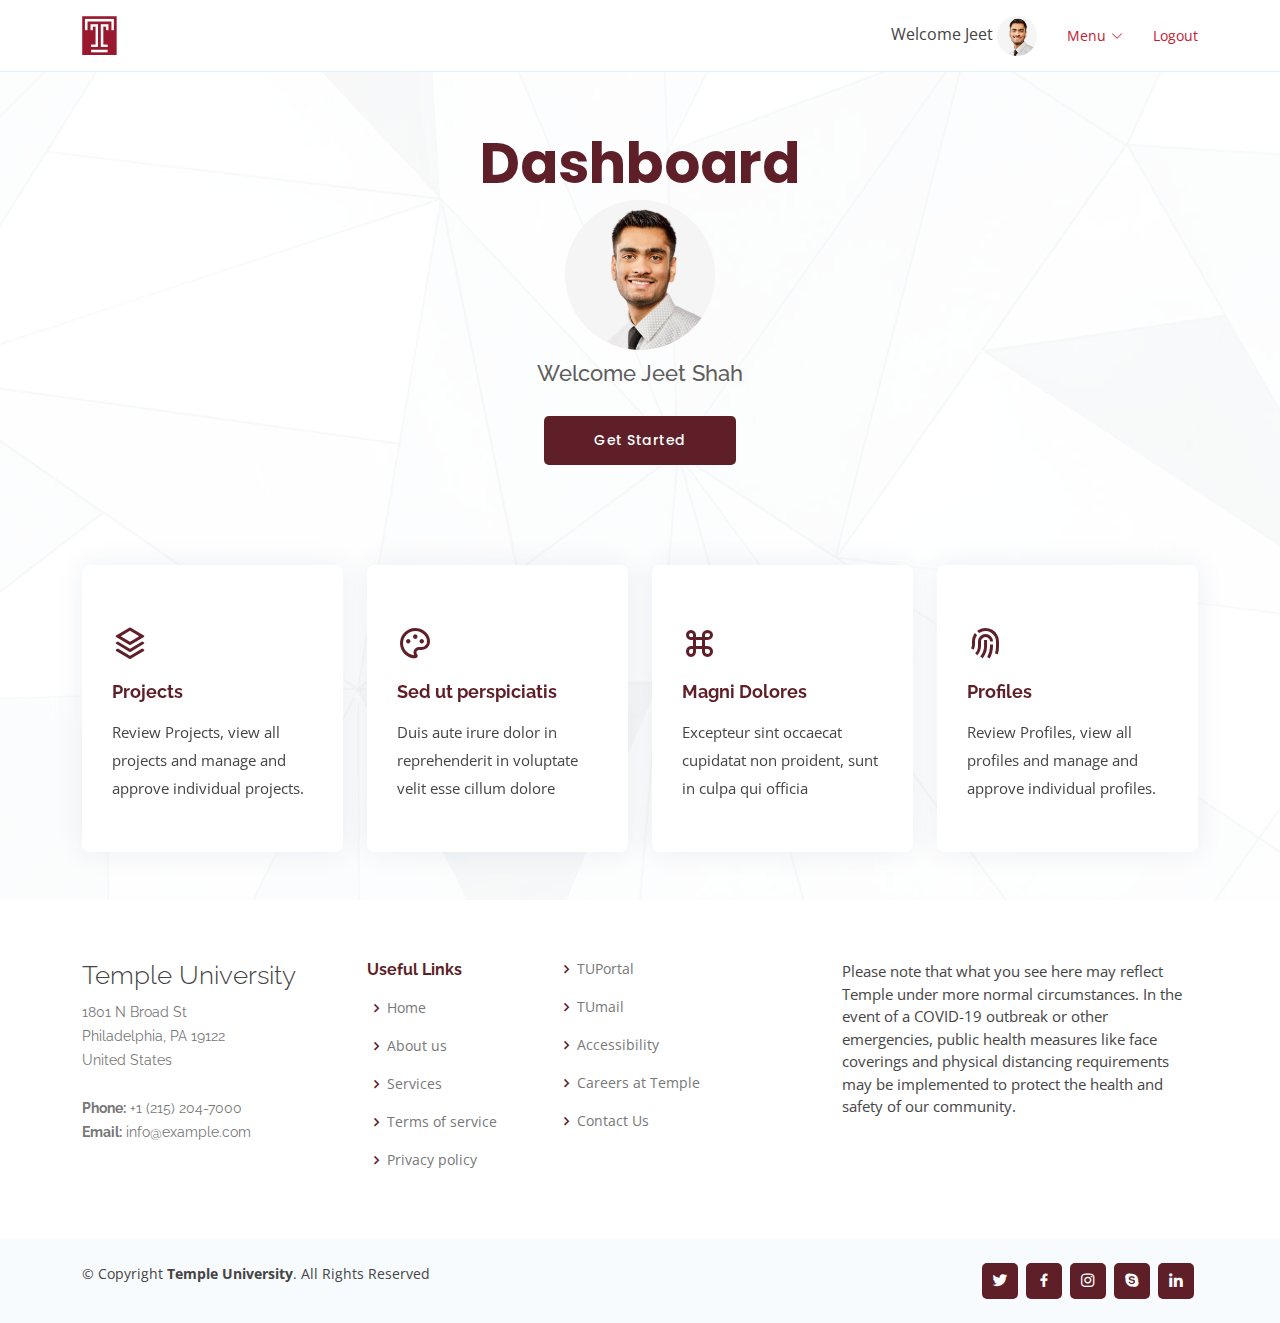
<file: ProjectIntake/OnePage/index.html>
<!DOCTYPE html>
<html lang="en">

<head>
  <meta charset="utf-8">
  <meta content="width=device-width, initial-scale=1.0" name="viewport">

  <title>OnePage Bootstrap Template - Index</title>
  <meta content="" name="description">
  <meta content="" name="keywords">

  <!-- Favicons -->
  <link href="assets/img/favicon.png" rel="icon">
  <link href="assets/img/apple-touch-icon.png" rel="apple-touch-icon">

  <!-- Google Fonts -->
  <link href="https://fonts.googleapis.com/css?family=Open+Sans:300,300i,400,400i,600,600i,700,700i|Raleway:300,300i,400,400i,500,500i,600,600i,700,700i|Poppins:300,300i,400,400i,500,500i,600,600i,700,700i" rel="stylesheet">

  <!-- Vendor CSS Files -->
  <link href="assets/vendor/aos/aos.css" rel="stylesheet">
  <link href="assets/vendor/bootstrap/css/bootstrap.min.css" rel="stylesheet">
  <link href="assets/vendor/bootstrap-icons/bootstrap-icons.css" rel="stylesheet">
  <link href="assets/vendor/boxicons/css/boxicons.min.css" rel="stylesheet">
  <link href="assets/vendor/glightbox/css/glightbox.min.css" rel="stylesheet">
  <link href="assets/vendor/remixicon/remixicon.css" rel="stylesheet">
  <link href="assets/vendor/swiper/swiper-bundle.min.css" rel="stylesheet">

  <!-- Template Main CSS File -->
  <link href="assets/css/style.css" rel="stylesheet">

  <!-- =======================================================
  * Template Name: OnePage
  * Template URL: https://bootstrapmade.com/onepage-multipurpose-bootstrap-template/
  * Updated: Mar 17 2024 with Bootstrap v5.3.3
  * Author: BootstrapMade.com
  * License: https://bootstrapmade.com/license/
  ======================================================== -->
</head>

<body>

  <!-- ======= Header ======= -->
  <header id="header" class="fixed-top">
      <div class="container d-flex align-items-center justify-content-between">
          <a href="index.html" class="logo"><img src="assets/css/temple.png" alt="" class="img-fluid"></a>
          <nav id="navbar" class="navbar">
              <ul>
                  <li>
                      Welcome Jeet
                      <img class="profileimgnav" src="assets/User.jpeg" />
                  </li>
                  <li class="dropdown">

                      <a href="#"><span>Menu</span> <i class="bi bi-chevron-down"></i></a>
                      <ul>
                          <li><a href="#">Manage Profiles</a></li>
                          <li>
                              <a href="#"><span>Manage Projects</span> </a>
                          </li>
                      </ul>
                  </li>
                  <li><a class="nav-link scrollto" href="#pricing">Logout</a></li>
              </ul>
              <i class="bi bi-list mobile-nav-toggle"></i>
          </nav><!-- .navbar -->


      </div>
  </header><!-- End Header -->

  <!-- ======= Hero Section ======= -->
  <section id="hero" class="d-flex align-items-center">
    <div class="container position-relative" data-aos="fade-up" data-aos-delay="100">
      <div class="row justify-content-center">
        <div class="col-xl-7 col-lg-9 text-center">
          <h1>Dashboard</h1>
            <img class="profileimg" src="assets/User.jpeg" />
          <h2>Welcome Jeet Shah</h2>
        </div>
      </div>
      <div class="text-center">
        <a href="index2.html" class="btn-get-started scrollto">Get Started</a>
      </div>

      <div class="row icon-boxes">
        <div class="col-md-6 col-lg-3 d-flex align-items-stretch mb-5 mb-lg-0" data-aos="zoom-in" data-aos-delay="200">
          <div class="icon-box">
            <div class="icon"><i class="ri-stack-line"></i></div>
            <h4 class="title"><a href="">Projects</a></h4>
            <p class="description">Review Projects, view all projects and manage and approve individual projects.</p>
          </div>
        </div>

        <div class="col-md-6 col-lg-3 d-flex align-items-stretch mb-5 mb-lg-0" data-aos="zoom-in" data-aos-delay="300">
          <div class="icon-box">
            <div class="icon"><i class="ri-palette-line"></i></div>
            <h4 class="title"><a href="">Sed ut perspiciatis</a></h4>
            <p class="description">Duis aute irure dolor in reprehenderit in voluptate velit esse cillum dolore</p>
          </div>
        </div>

        <div class="col-md-6 col-lg-3 d-flex align-items-stretch mb-5 mb-lg-0" data-aos="zoom-in" data-aos-delay="400">
          <div class="icon-box">
            <div class="icon"><i class="ri-command-line"></i></div>
            <h4 class="title"><a href="">Magni Dolores</a></h4>
            <p class="description">Excepteur sint occaecat cupidatat non proident, sunt in culpa qui officia</p>
          </div>
        </div>

        <div class="col-md-6 col-lg-3 d-flex align-items-stretch mb-5 mb-lg-0" data-aos="zoom-in" data-aos-delay="500">
          <div class="icon-box">
            <div class="icon"><i class="ri-fingerprint-line"></i></div>
            <h4 class="title"><a href="">Profiles</a></h4>
            <p class="description">Review Profiles, view all profiles and manage and approve individual profiles.</p>
          </div>
        </div>

      </div>
    </div>
  </section><!-- End Hero -->
  <!-- ======= Footer ======= -->
  <footer id="footer">

    <div class="footer-top">
      <div class="container">
        <div class="row">

          <div class="col-lg-3 col-md-6 footer-contact">
            <h3>Temple University</h3>
            <p>
                1801 N Broad St <br>
                Philadelphia, PA 19122<br>
                United States <br><br>
                <strong>Phone:</strong> +1 (215) 204-7000<br>
                <strong>Email:</strong> info@example.com<br>
            </p>
          </div>

          <div class="col-lg-2 col-md-6 footer-links">
            <h4>Useful Links</h4>
            <ul>
              <li><i class="bx bx-chevron-right"></i> <a href="#">Home</a></li>
              <li><i class="bx bx-chevron-right"></i> <a href="#">About us</a></li>
              <li><i class="bx bx-chevron-right"></i> <a href="#">Services</a></li>
              <li><i class="bx bx-chevron-right"></i> <a href="#">Terms of service</a></li>
              <li><i class="bx bx-chevron-right"></i> <a href="#">Privacy policy</a></li>
            </ul>
          </div>

          <div class="col-lg-3 col-md-6 footer-links">
            <ul>
              <li><i class="bx bx-chevron-right"></i> <a href="#">TUPortal</a></li>
              <li><i class="bx bx-chevron-right"></i> <a href="#">TUmail</a></li>
              <li><i class="bx bx-chevron-right"></i> <a href="#">Accessibility</a></li>
              <li><i class="bx bx-chevron-right"></i> <a href="#">Careers at Temple</a></li>
              <li><i class="bx bx-chevron-right"></i> <a href="#">Contact Us</a></li>
            </ul>
          </div>

          <div class="col-lg-4 col-md-6 footer-newsletter">
            <p>Please note that what you see here may reflect Temple under more normal circumstances. In the event of a COVID-19 outbreak or other emergencies, 
              public health measures like face coverings and physical distancing requirements may be implemented to protect the health and safety of our community.</p>
          </div>

        </div>
      </div>
    </div>

    <div class="container d-md-flex py-4">

      <div class="me-md-auto text-center text-md-start">
        <div class="copyright">
          &copy; Copyright <strong><span>Temple University</span></strong>. All Rights Reserved
        </div>
      </div>
      <div class="social-links text-center text-md-right pt-3 pt-md-0">
        <a href="#" class="twitter"><i class="bx bxl-twitter"></i></a>
        <a href="#" class="facebook"><i class="bx bxl-facebook"></i></a>
        <a href="#" class="instagram"><i class="bx bxl-instagram"></i></a>
        <a href="#" class="google-plus"><i class="bx bxl-skype"></i></a>
        <a href="#" class="linkedin"><i class="bx bxl-linkedin"></i></a>
      </div>
    </div>
  </footer><!-- End Footer -->

  <div id="preloader"></div>
  <a href="#" class="back-to-top d-flex align-items-center justify-content-center"><i class="bi bi-arrow-up-short"></i></a>

  <!-- Vendor JS Files -->
  <script src="assets/vendor/purecounter/purecounter_vanilla.js"></script>
  <script src="assets/vendor/aos/aos.js"></script>
  <script src="assets/vendor/bootstrap/js/bootstrap.bundle.min.js"></script>
  <script src="assets/vendor/glightbox/js/glightbox.min.js"></script>
  <script src="assets/vendor/isotope-layout/isotope.pkgd.min.js"></script>
  <script src="assets/vendor/swiper/swiper-bundle.min.js"></script>
  <script src="assets/vendor/php-email-form/validate.js"></script>

  <!-- Template Main JS File -->
  <script src="assets/js/main.js"></script>

</body>

</html>
</file>
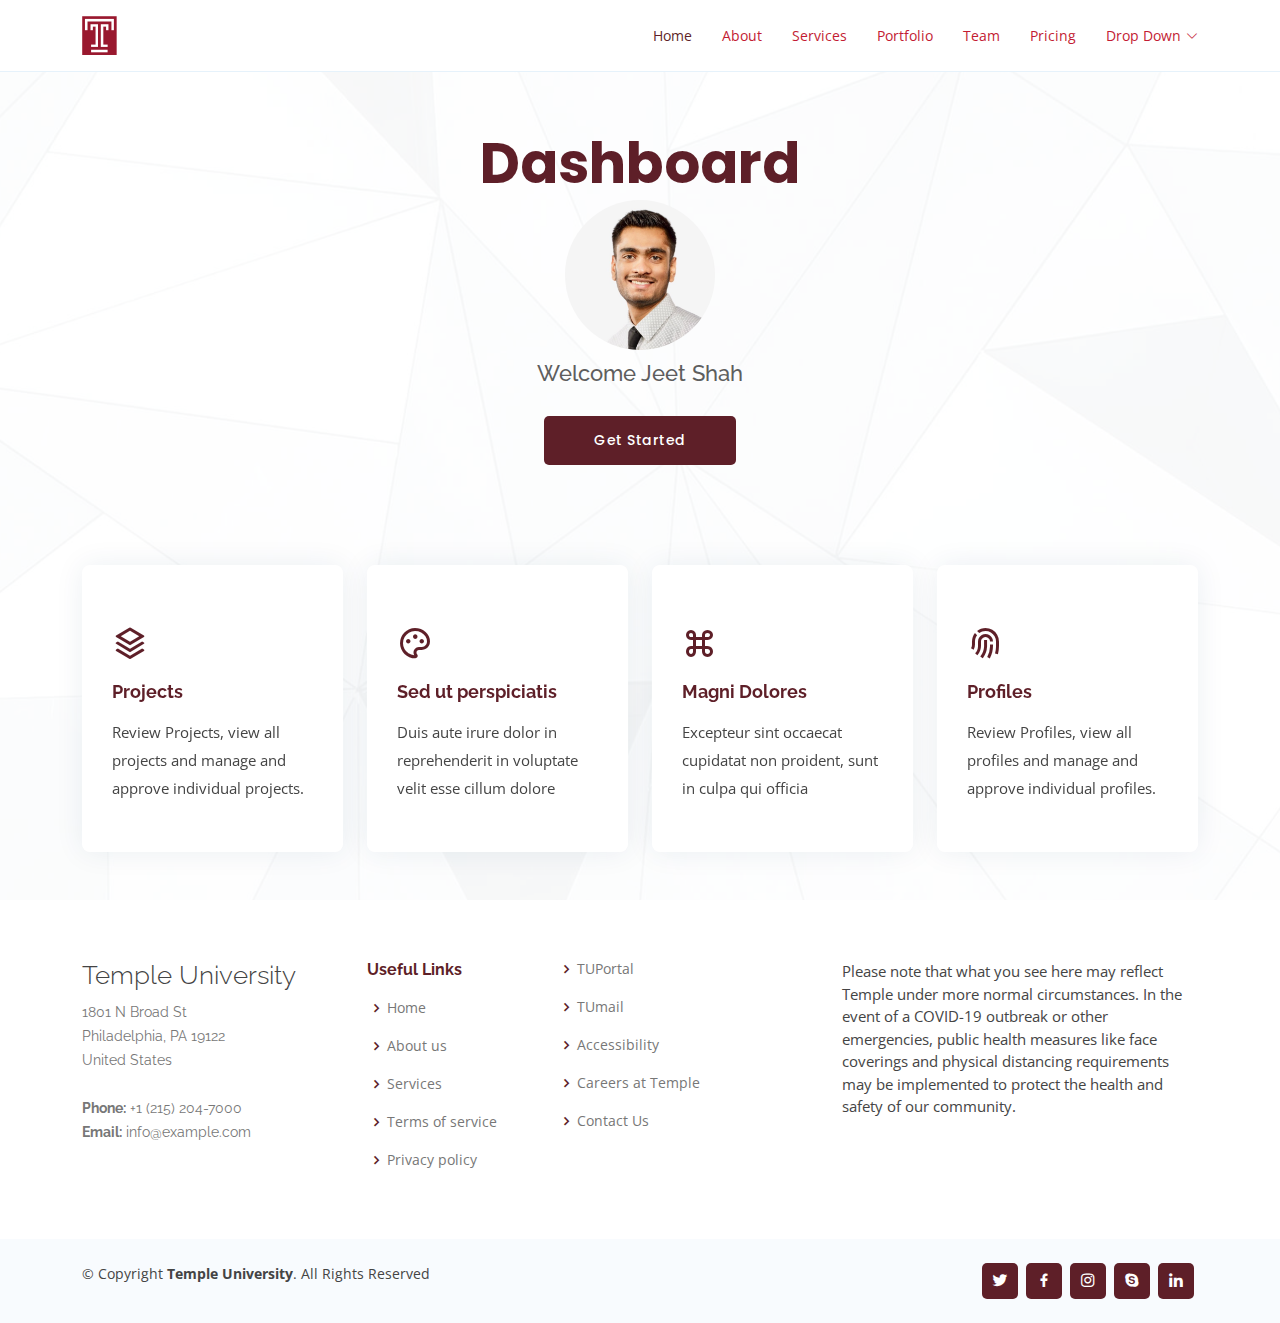
<file: ProjectIntake/Views/OnePage/index.html>
<!DOCTYPE html>
<html lang="en">

<head>
  <meta charset="utf-8">
  <meta content="width=device-width, initial-scale=1.0" name="viewport">

  <title>OnePage Bootstrap Template - Index</title>
  <meta content="" name="description">
  <meta content="" name="keywords">

  <!-- Favicons -->
  <link href="assets/img/favicon.png" rel="icon">
  <link href="assets/img/apple-touch-icon.png" rel="apple-touch-icon">

  <!-- Google Fonts -->
  <link href="https://fonts.googleapis.com/css?family=Open+Sans:300,300i,400,400i,600,600i,700,700i|Raleway:300,300i,400,400i,500,500i,600,600i,700,700i|Poppins:300,300i,400,400i,500,500i,600,600i,700,700i" rel="stylesheet">

  <!-- Vendor CSS Files -->
  <link href="assets/vendor/aos/aos.css" rel="stylesheet">
  <link href="assets/vendor/bootstrap/css/bootstrap.min.css" rel="stylesheet">
  <link href="assets/vendor/bootstrap-icons/bootstrap-icons.css" rel="stylesheet">
  <link href="assets/vendor/boxicons/css/boxicons.min.css" rel="stylesheet">
  <link href="assets/vendor/glightbox/css/glightbox.min.css" rel="stylesheet">
  <link href="assets/vendor/remixicon/remixicon.css" rel="stylesheet">
  <link href="assets/vendor/swiper/swiper-bundle.min.css" rel="stylesheet">

  <!-- Template Main CSS File -->
  <link href="assets/css/style.css" rel="stylesheet">

  <!-- =======================================================
  * Template Name: OnePage
  * Template URL: https://bootstrapmade.com/onepage-multipurpose-bootstrap-template/
  * Updated: Mar 17 2024 with Bootstrap v5.3.3
  * Author: BootstrapMade.com
  * License: https://bootstrapmade.com/license/
  ======================================================== -->
</head>

<body>

  <!-- ======= Header ======= -->
  <header id="header" class="fixed-top">
      <div class="container d-flex align-items-center justify-content-between">
          <a href="index.html" class="logo"><img src="assets/css/temple.png" alt="" class="img-fluid"></a>
          <nav id="navbar" class="navbar">
              <ul>
                  <li><a class="nav-link scrollto active" href="#hero">Home</a></li>
                  <li><a class="nav-link scrollto" href="#about">About</a></li>
                  <li><a class="nav-link scrollto" href="#services">Services</a></li>
                  <li><a class="nav-link scrollto o" href="#portfolio">Portfolio</a></li>
                  <li><a class="nav-link scrollto" href="#team">Team</a></li>
                  <li><a class="nav-link scrollto" href="#pricing">Pricing</a></li>
                  <li class="dropdown">
                      <a href="#"><span>Drop Down</span> <i class="bi bi-chevron-down"></i></a>
                      <ul>
                          <li><a href="#">Drop Down 1</a></li>
                          <li class="dropdown">
                              <a href="#"><span>Deep Drop Down</span> <i class="bi bi-chevron-right"></i></a>
                              <ul>
                                  <li><a href="#">Deep Drop Down 1</a></li>
                                  <li><a href="#">Deep Drop Down 2</a></li>
                                  <li><a href="#">Deep Drop Down 3</a></li>
                                  <li><a href="#">Deep Drop Down 4</a></li>
                                  <li><a href="#">Deep Drop Down 5</a></li>
                              </ul>
                          </li>
                          <li><a href="#">Drop Down 2</a></li>
                          <li><a href="#">Drop Down 3</a></li>
                          <li><a href="#">Drop Down 4</a></li>
                      </ul>
                  </li>
              </ul>
              <i class="bi bi-list mobile-nav-toggle"></i>
          </nav><!-- .navbar -->


      </div>
  </header><!-- End Header -->

  <!-- ======= Hero Section ======= -->
  <section id="hero" class="d-flex align-items-center">
    <div class="container position-relative" data-aos="fade-up" data-aos-delay="100">
      <div class="row justify-content-center">
        <div class="col-xl-7 col-lg-9 text-center">
          <h1>Dashboard</h1>
            <img class="profileimg" src="assets/User.jpeg" />
          <h2>Welcome Jeet Shah</h2>
        </div>
      </div>
      <div class="text-center">
        <a href="index2.html" class="btn-get-started scrollto">Get Started</a>
      </div>

      <div class="row icon-boxes">
        <div class="col-md-6 col-lg-3 d-flex align-items-stretch mb-5 mb-lg-0" data-aos="zoom-in" data-aos-delay="200">
          <div class="icon-box">
            <div class="icon"><i class="ri-stack-line"></i></div>
            <h4 class="title"><a href="">Projects</a></h4>
            <p class="description">Review Projects, view all projects and manage and approve individual projects.</p>
          </div>
        </div>

        <div class="col-md-6 col-lg-3 d-flex align-items-stretch mb-5 mb-lg-0" data-aos="zoom-in" data-aos-delay="300">
          <div class="icon-box">
            <div class="icon"><i class="ri-palette-line"></i></div>
            <h4 class="title"><a href="">Sed ut perspiciatis</a></h4>
            <p class="description">Duis aute irure dolor in reprehenderit in voluptate velit esse cillum dolore</p>
          </div>
        </div>

        <div class="col-md-6 col-lg-3 d-flex align-items-stretch mb-5 mb-lg-0" data-aos="zoom-in" data-aos-delay="400">
          <div class="icon-box">
            <div class="icon"><i class="ri-command-line"></i></div>
            <h4 class="title"><a href="">Magni Dolores</a></h4>
            <p class="description">Excepteur sint occaecat cupidatat non proident, sunt in culpa qui officia</p>
          </div>
        </div>

        <div class="col-md-6 col-lg-3 d-flex align-items-stretch mb-5 mb-lg-0" data-aos="zoom-in" data-aos-delay="500">
          <div class="icon-box">
            <div class="icon"><i class="ri-fingerprint-line"></i></div>
            <h4 class="title"><a href="">Profiles</a></h4>
            <p class="description">Review Profiles, view all profiles and manage and approve individual profiles.</p>
          </div>
        </div>

      </div>
    </div>
  </section><!-- End Hero -->
  <!-- ======= Footer ======= -->
  <footer id="footer">

    <div class="footer-top">
      <div class="container">
        <div class="row">

          <div class="col-lg-3 col-md-6 footer-contact">
            <h3>Temple University</h3>
            <p>
                1801 N Broad St <br>
                Philadelphia, PA 19122<br>
                United States <br><br>
                <strong>Phone:</strong> +1 (215) 204-7000<br>
                <strong>Email:</strong> info@example.com<br>
            </p>
          </div>

          <div class="col-lg-2 col-md-6 footer-links">
            <h4>Useful Links</h4>
            <ul>
              <li><i class="bx bx-chevron-right"></i> <a href="#">Home</a></li>
              <li><i class="bx bx-chevron-right"></i> <a href="#">About us</a></li>
              <li><i class="bx bx-chevron-right"></i> <a href="#">Services</a></li>
              <li><i class="bx bx-chevron-right"></i> <a href="#">Terms of service</a></li>
              <li><i class="bx bx-chevron-right"></i> <a href="#">Privacy policy</a></li>
            </ul>
          </div>

          <div class="col-lg-3 col-md-6 footer-links">
            <ul>
              <li><i class="bx bx-chevron-right"></i> <a href="#">TUPortal</a></li>
              <li><i class="bx bx-chevron-right"></i> <a href="#">TUmail</a></li>
              <li><i class="bx bx-chevron-right"></i> <a href="#">Accessibility</a></li>
              <li><i class="bx bx-chevron-right"></i> <a href="#">Careers at Temple</a></li>
              <li><i class="bx bx-chevron-right"></i> <a href="#">Contact Us</a></li>
            </ul>
          </div>

          <div class="col-lg-4 col-md-6 footer-newsletter">
            <p>Please note that what you see here may reflect Temple under more normal circumstances. In the event of a COVID-19 outbreak or other emergencies, 
              public health measures like face coverings and physical distancing requirements may be implemented to protect the health and safety of our community.</p>
          </div>

        </div>
      </div>
    </div>

    <div class="container d-md-flex py-4">

      <div class="me-md-auto text-center text-md-start">
        <div class="copyright">
          &copy; Copyright <strong><span>Temple University</span></strong>. All Rights Reserved
        </div>
      </div>
      <div class="social-links text-center text-md-right pt-3 pt-md-0">
        <a href="#" class="twitter"><i class="bx bxl-twitter"></i></a>
        <a href="#" class="facebook"><i class="bx bxl-facebook"></i></a>
        <a href="#" class="instagram"><i class="bx bxl-instagram"></i></a>
        <a href="#" class="google-plus"><i class="bx bxl-skype"></i></a>
        <a href="#" class="linkedin"><i class="bx bxl-linkedin"></i></a>
      </div>
    </div>
  </footer><!-- End Footer -->

  <div id="preloader"></div>
  <a href="#" class="back-to-top d-flex align-items-center justify-content-center"><i class="bi bi-arrow-up-short"></i></a>

  <!-- Vendor JS Files -->
  <script src="assets/vendor/purecounter/purecounter_vanilla.js"></script>
  <script src="assets/vendor/aos/aos.js"></script>
  <script src="assets/vendor/bootstrap/js/bootstrap.bundle.min.js"></script>
  <script src="assets/vendor/glightbox/js/glightbox.min.js"></script>
  <script src="assets/vendor/isotope-layout/isotope.pkgd.min.js"></script>
  <script src="assets/vendor/swiper/swiper-bundle.min.js"></script>
  <script src="assets/vendor/php-email-form/validate.js"></script>

  <!-- Template Main JS File -->
  <script src="assets/js/main.js"></script>

</body>

</html>
</file>
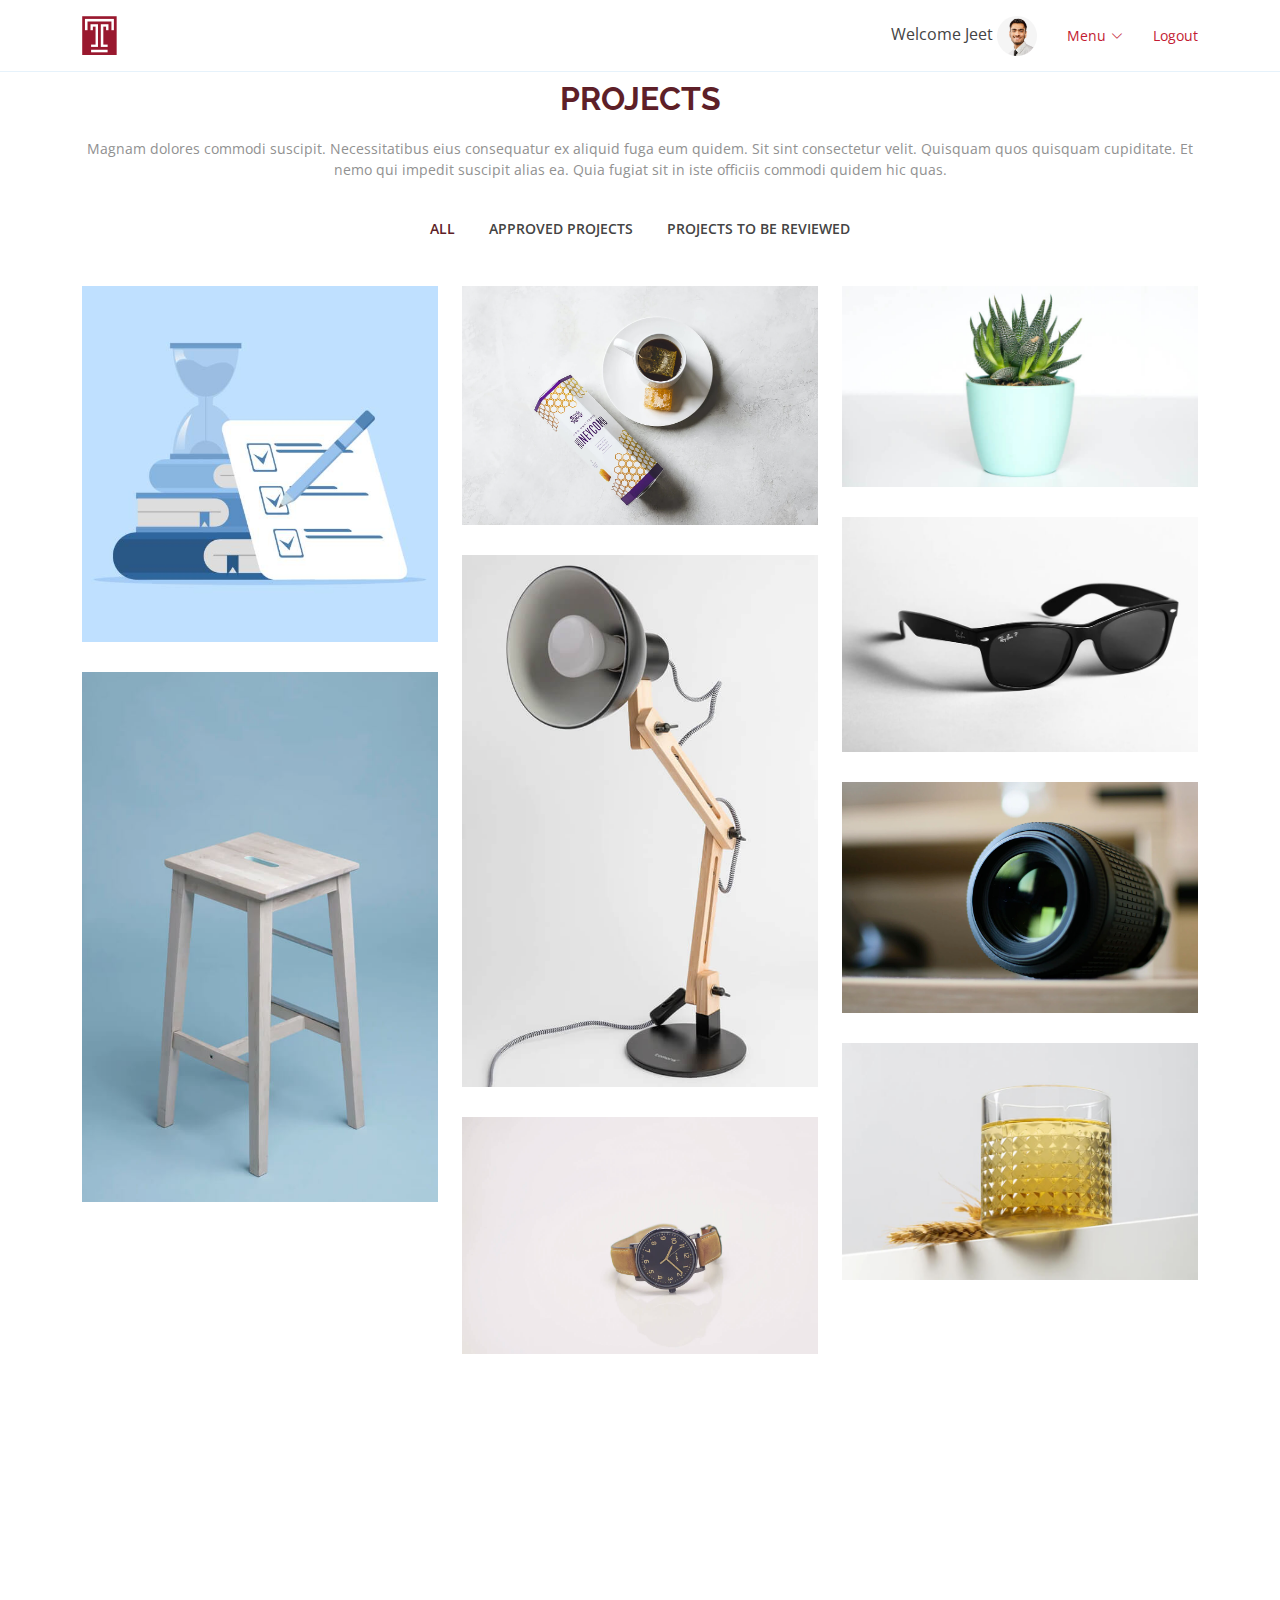
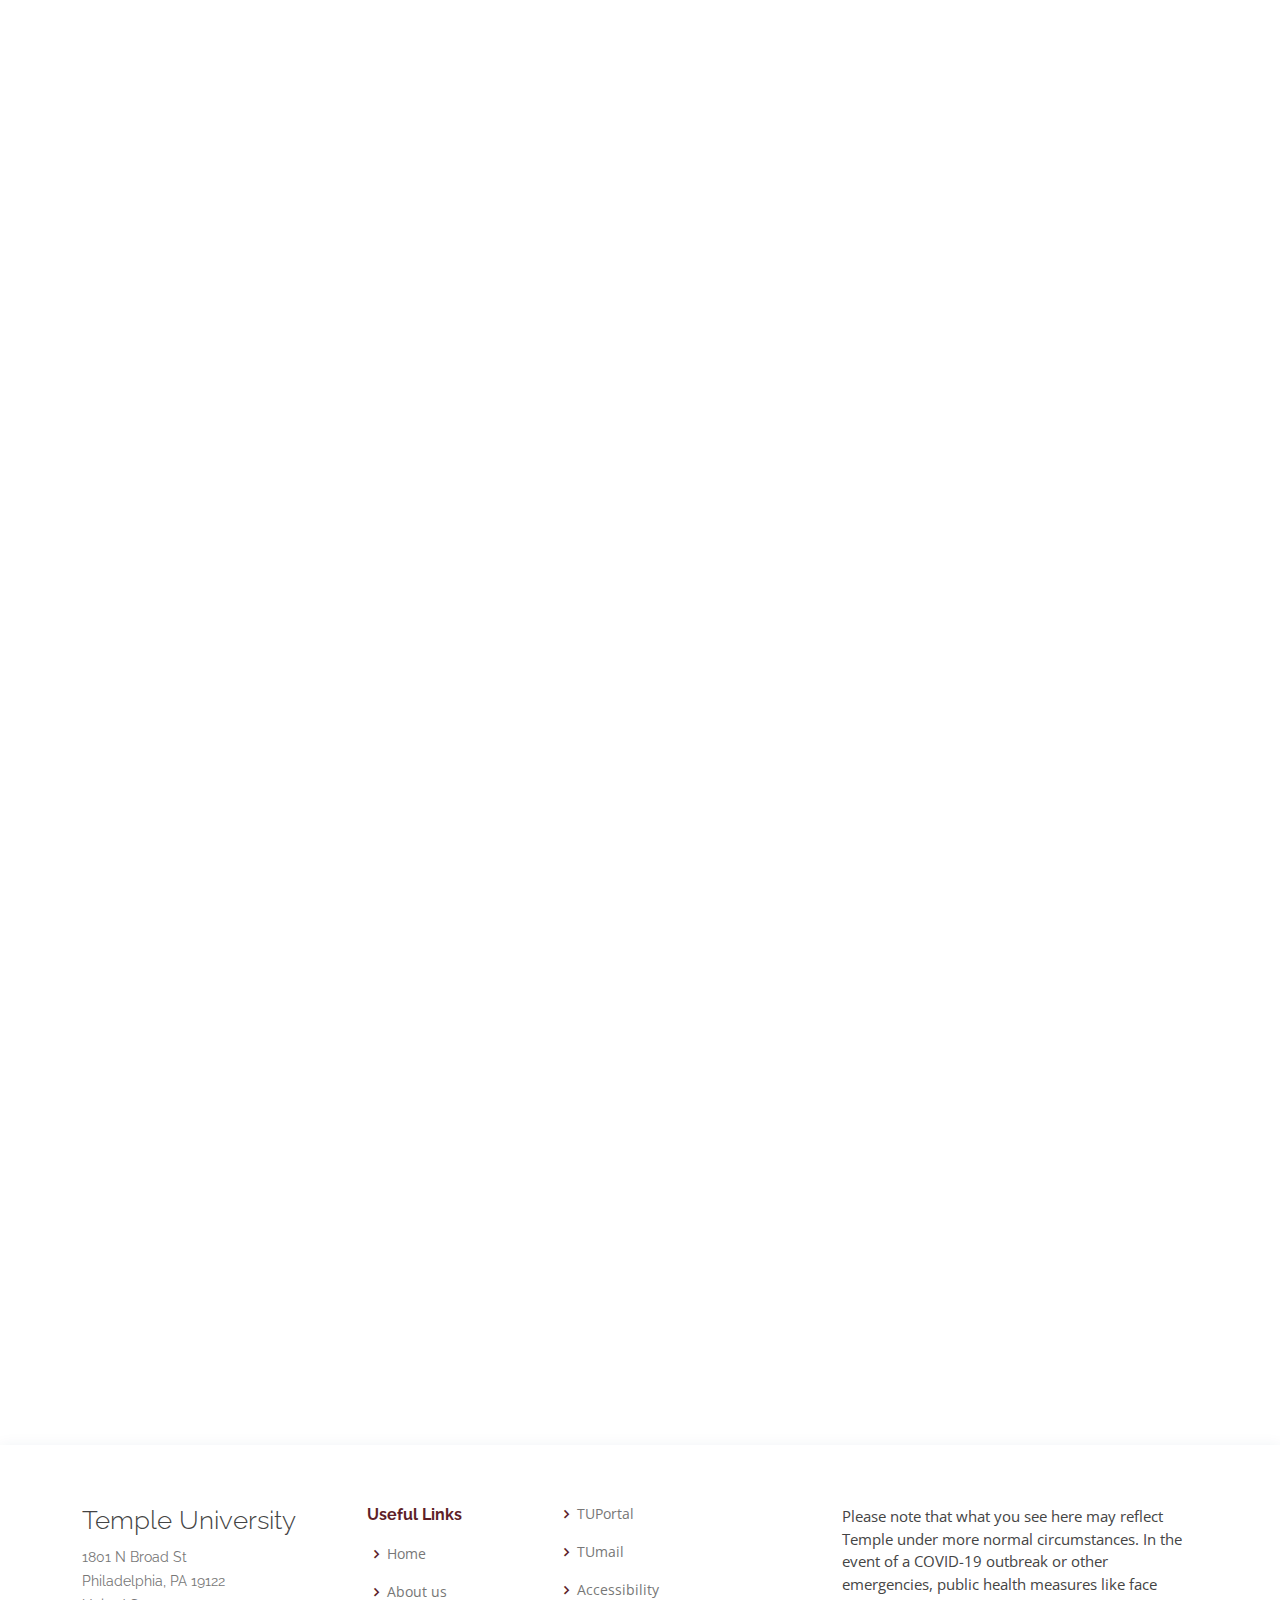
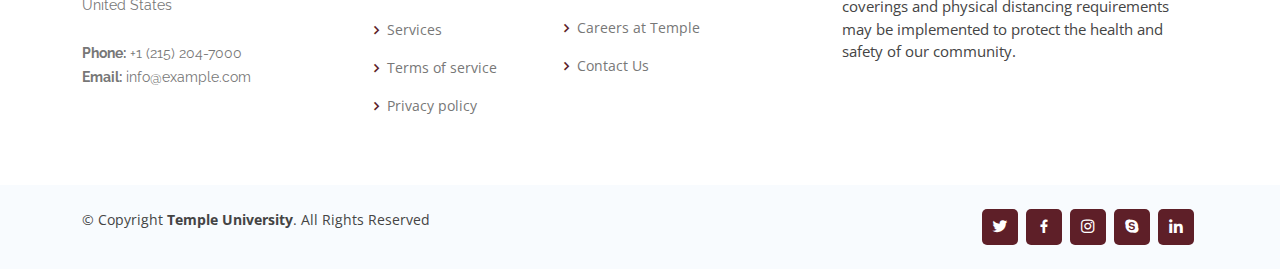
<file: ProjectIntake/OnePage/index2.html>
<!DOCTYPE html>
<html lang="en">

<head>
  <meta charset="utf-8">
  <meta content="width=device-width, initial-scale=1.0" name="viewport">

  <title>Project and Profile Information</title>
  <meta content="" name="description">
  <meta content="" name="keywords">

  <!-- Favicons -->
  <link href="assets/img/favicon.png" rel="icon">
  <link href="assets/img/apple-touch-icon.png" rel="apple-touch-icon">

  <!-- Google Fonts -->
  <link href="https://fonts.googleapis.com/css?family=Open+Sans:300,300i,400,400i,600,600i,700,700i|Raleway:300,300i,400,400i,500,500i,600,600i,700,700i|Poppins:300,300i,400,400i,500,500i,600,600i,700,700i" rel="stylesheet">

  <!-- Vendor CSS Files -->
  <link href="assets/vendor/aos/aos.css" rel="stylesheet">
  <link href="assets/vendor/bootstrap/css/bootstrap.min.css" rel="stylesheet">
  <link href="assets/vendor/bootstrap-icons/bootstrap-icons.css" rel="stylesheet">
  <link href="assets/vendor/boxicons/css/boxicons.min.css" rel="stylesheet">
  <link href="assets/vendor/glightbox/css/glightbox.min.css" rel="stylesheet">
  <link href="assets/vendor/remixicon/remixicon.css" rel="stylesheet">
  <link href="assets/vendor/swiper/swiper-bundle.min.css" rel="stylesheet">

  <!-- Template Main CSS File -->
  <link href="assets/css/style.css" rel="stylesheet">

  <!-- =======================================================
  * Template Name: OnePage
  * Template URL: https://bootstrapmade.com/onepage-multipurpose-bootstrap-template/
  * Updated: Mar 17 2024 with Bootstrap v5.3.3
  * Author: BootstrapMade.com
  * License: https://bootstrapmade.com/license/
  ======================================================== -->
</head>

<body>

    <!-- ======= Header ======= -->
    <header id="header" class="fixed-top">
        <div class="container d-flex align-items-center justify-content-between">
            <a href="index.html" class="logo"><img src="assets/css/temple.png" alt="" class="img-fluid"></a>
            <nav id="navbar" class="navbar">
                <ul>
                    <li>
                        Welcome Jeet
                        <img class="profileimgnav" src="assets/User.jpeg" />
                    </li>
                    <li class="dropdown">

                        <a href="#"><span>Menu</span> <i class="bi bi-chevron-down"></i></a>
                        <ul>
                            <li><a href="#">Manage Profiles</a></li>
                            <li>
                                <a href="#"><span>Manage Projects</span> </a>
                            </li>
                        </ul>
                    </li>
                    <li><a class="nav-link scrollto" href="#pricing">Logout</a></li>
                </ul>
                <i class="bi bi-list mobile-nav-toggle"></i>
            </nav><!-- .navbar -->


        </div>
    </header><!-- End Header -->
    <!-- ======= Portfolio Section ======= -->
    <section id="portfolio" class="portfolio">
        <div class="container" data-aos="fade-up">

            <div class="section-title">
                <h2>Projects</h2>
                <p>Magnam dolores commodi suscipit. Necessitatibus eius consequatur ex aliquid fuga eum quidem. Sit sint consectetur velit. Quisquam quos quisquam cupiditate. Et nemo qui impedit suscipit alias ea. Quia fugiat sit in iste officiis commodi quidem hic quas.</p>
            </div>

            <div class="row" data-aos="fade-up" data-aos-delay="150">
                <div class="col-lg-12 d-flex justify-content-center">
                    <ul id="portfolio-flters">
                        <li data-filter="*" class="filter-active">All</li>
                        <li data-filter=".filter-app">Approved Projects</li>
                        <li data-filter=".filter-card">Projects to be reviewed</li>
                    </ul>
                </div>
            </div>

            <div class="row portfolio-container" data-aos="fade-up" data-aos-delay="300">

                <div class="col-lg-4 col-md-6 portfolio-item filter-app">
                    <div class="portfolio-wrap">
                        <img src="assets/img/Class Registration App.jpg" class="img-fluid" alt="">
                        <div class="portfolio-info">
                            <h4>App 1</h4>
                            <p>An updated way to register for disaster classes</p>
                            <div class="portfolio-links">
                                <a href="assets/img/Class Registration App2.png" data-gallery="portfolioGallery" class="portfolio-lightbox" title="App 1"><i class="bx bx-plus"></i></a>
                                <a href="portfolio-details.html" title="More Details"><i class="bx bx-link"></i></a> <!--here we put the button to go view project-->
                            </div>
                        </div>
                    </div>
                </div>

                <div class="col-lg-4 col-md-6 portfolio-item filter-web">
                    <div class="portfolio-wrap">
                        <img src="assets/img/portfolio/portfolio-2.jpg" class="img-fluid" alt="">
                        <div class="portfolio-info">
                            <h4>Web 3</h4>
                            <p>Web</p>
                            <div class="portfolio-links">
                                <a href="assets/img/portfolio/portfolio-2.jpg" data-gallery="portfolioGallery" class="portfolio-lightbox" title="Web 3"><i class="bx bx-plus"></i></a>
                                <a href="portfolio-details.html" title="More Details"><i class="bx bx-link"></i></a>
                            </div>
                        </div>
                    </div>
                </div>

                <div class="col-lg-4 col-md-6 portfolio-item filter-app">
                    <div class="portfolio-wrap">
                        <img src="assets/img/portfolio/portfolio-3.jpg" class="img-fluid" alt="">
                        <div class="portfolio-info">
                            <h4>App 2</h4>
                            <p>App</p>
                            <div class="portfolio-links">
                                <a href="assets/img/portfolio/portfolio-3.jpg" data-gallery="portfolioGallery" class="portfolio-lightbox" title="App 2"><i class="bx bx-plus"></i></a>
                                <a href="portfolio-details.html" title="More Details"><i class="bx bx-link"></i></a>
                            </div>
                        </div>
                    </div>
                </div>

                <div class="col-lg-4 col-md-6 portfolio-item filter-card">
                    <div class="portfolio-wrap">
                        <img src="assets/img/portfolio/portfolio-4.jpg" class="img-fluid" alt="">
                        <div class="portfolio-info">
                            <h4>Card 2</h4>
                            <p>Card</p>
                            <div class="portfolio-links">
                                <a href="assets/img/portfolio/portfolio-4.jpg" data-gallery="portfolioGallery" class="portfolio-lightbox" title="Card 2"><i class="bx bx-plus"></i></a>
                                <a href="portfolio-details.html" title="More Details"><i class="bx bx-link"></i></a>
                            </div>
                        </div>
                    </div>
                </div>

                <div class="col-lg-4 col-md-6 portfolio-item filter-web">
                    <div class="portfolio-wrap">
                        <img src="assets/img/portfolio/portfolio-5.jpg" class="img-fluid" alt="">
                        <div class="portfolio-info">
                            <h4>Web 2</h4>
                            <p>Web</p>
                            <div class="portfolio-links">
                                <a href="assets/img/portfolio/portfolio-5.jpg" data-gallery="portfolioGallery" class="portfolio-lightbox" title="Web 2"><i class="bx bx-plus"></i></a>
                                <a href="portfolio-details.html" title="More Details"><i class="bx bx-link"></i></a>
                            </div>
                        </div>
                    </div>
                </div>

                <div class="col-lg-4 col-md-6 portfolio-item filter-app">
                    <div class="portfolio-wrap">
                        <img src="assets/img/portfolio/portfolio-6.jpg" class="img-fluid" alt="">
                        <div class="portfolio-info">
                            <h4>App 3</h4>
                            <p>App</p>
                            <div class="portfolio-links">
                                <a href="assets/img/portfolio/portfolio-6.jpg" data-gallery="portfolioGallery" class="portfolio-lightbox" title="App 3"><i class="bx bx-plus"></i></a>
                                <a href="portfolio-details.html" title="More Details"><i class="bx bx-link"></i></a>
                            </div>
                        </div>
                    </div>
                </div>

                <div class="col-lg-4 col-md-6 portfolio-item filter-card">
                    <div class="portfolio-wrap">
                        <img src="assets/img/portfolio/portfolio-7.jpg" class="img-fluid" alt="">
                        <div class="portfolio-info">
                            <h4>Card 1</h4>
                            <p>Card</p>
                            <div class="portfolio-links">
                                <a href="assets/img/portfolio/portfolio-7.jpg" data-gallery="portfolioGallery" class="portfolio-lightbox" title="Card 1"><i class="bx bx-plus"></i></a>
                                <a href="portfolio-details.html" title="More Details"><i class="bx bx-link"></i></a>
                            </div>
                        </div>
                    </div>
                </div>

                <div class="col-lg-4 col-md-6 portfolio-item filter-card">
                    <div class="portfolio-wrap">
                        <img src="assets/img/portfolio/portfolio-8.jpg" class="img-fluid" alt="">
                        <div class="portfolio-info">
                            <h4>Card 3</h4>
                            <p>Card</p>
                            <div class="portfolio-links">
                                <a href="assets/img/portfolio/portfolio-8.jpg" data-gallery="portfolioGallery" class="portfolio-lightbox" title="Card 3"><i class="bx bx-plus"></i></a>
                                <a href="portfolio-details.html" title="More Details"><i class="bx bx-link"></i></a>
                            </div>
                        </div>
                    </div>
                </div>

                <div class="col-lg-4 col-md-6 portfolio-item filter-web">
                    <div class="portfolio-wrap">
                        <img src="assets/img/portfolio/portfolio-9.jpg" class="img-fluid" alt="">
                        <div class="portfolio-info">
                            <h4>Web 3</h4>
                            <p>Web</p>
                            <div class="portfolio-links">
                                <a href="assets/img/portfolio/portfolio-9.jpg" data-gallery="portfolioGallery" class="portfolio-lightbox" title="Web 3"><i class="bx bx-plus"></i></a>
                                <a href="portfolio-details.html" title="More Details"><i class="bx bx-link"></i></a>
                            </div>
                        </div>
                    </div>
                </div>

            </div>

        </div>
    </section><!-- End Portfolio Section -->
    <section id="portfolio" class="portfolio">
        <div class="container" data-aos="fade-up">

            <div class="section-title">
                <h2>Profiles</h2>
                <p>Magnam dolores commodi suscipit. Necessitatibus eius consequatur ex aliquid fuga eum quidem. Sit sint consectetur velit. Quisquam quos quisquam cupiditate. Et nemo qui impedit suscipit alias ea. Quia fugiat sit in iste officiis commodi quidem hic quas.</p>
            </div>

            <div class="row" data-aos="fade-up" data-aos-delay="150">
                <div class="col-lg-12 d-flex justify-content-center">
                    <ul id="portfolio-flters">
                        <li data-filter="*" class="filter-active">All</li>
                        <li data-filter=".filter-app">Approved Profiles</li>
                        <li data-filter=".filter-card">Profiles to be reviewed</li>
                    </ul>
                </div>
            </div>

            <div class="row portfolio-container" data-aos="fade-up" data-aos-delay="300">

                <div class="col-lg-4 col-md-6 portfolio-item filter-app">
                    <div class="portfolio-wrap">
                        <img src="assets/img/Class Registration App.jpg" class="img-fluid" alt="">
                        <div class="portfolio-info">
                            <h4>App 1</h4>
                            <p>An updated way to register for disaster classes</p>
                            <div class="portfolio-links">
                                <a href="assets/img/Class Registration App2.png" data-gallery="portfolioGallery" class="portfolio-lightbox" title="App 1"><i class="bx bx-plus"></i></a>
                                <a href="portfolio-details.html" title="More Details"><i class="bx bx-link"></i></a> <!--here we put the button to go view project-->
                            </div>
                        </div>
                    </div>
                </div>

                <div class="col-lg-4 col-md-6 portfolio-item filter-web">
                    <div class="portfolio-wrap">
                        <img src="assets/img/portfolio/portfolio-2.jpg" class="img-fluid" alt="">
                        <div class="portfolio-info">
                            <h4>Web 3</h4>
                            <p>Web</p>
                            <div class="portfolio-links">
                                <a href="assets/img/portfolio/portfolio-2.jpg" data-gallery="portfolioGallery" class="portfolio-lightbox" title="Web 3"><i class="bx bx-plus"></i></a>
                                <a href="portfolio-details.html" title="More Details"><i class="bx bx-link"></i></a>
                            </div>
                        </div>
                    </div>
                </div>

                <div class="col-lg-4 col-md-6 portfolio-item filter-app">
                    <div class="portfolio-wrap">
                        <img src="assets/img/portfolio/portfolio-3.jpg" class="img-fluid" alt="">
                        <div class="portfolio-info">
                            <h4>App 2</h4>
                            <p>App</p>
                            <div class="portfolio-links">
                                <a href="assets/img/portfolio/portfolio-3.jpg" data-gallery="portfolioGallery" class="portfolio-lightbox" title="App 2"><i class="bx bx-plus"></i></a>
                                <a href="portfolio-details.html" title="More Details"><i class="bx bx-link"></i></a>
                            </div>
                        </div>
                    </div>
                </div>

                <div class="col-lg-4 col-md-6 portfolio-item filter-card">
                    <div class="portfolio-wrap">
                        <img src="assets/img/portfolio/portfolio-4.jpg" class="img-fluid" alt="">
                        <div class="portfolio-info">
                            <h4>Card 2</h4>
                            <p>Card</p>
                            <div class="portfolio-links">
                                <a href="assets/img/portfolio/portfolio-4.jpg" data-gallery="portfolioGallery" class="portfolio-lightbox" title="Card 2"><i class="bx bx-plus"></i></a>
                                <a href="portfolio-details.html" title="More Details"><i class="bx bx-link"></i></a>
                            </div>
                        </div>
                    </div>
                </div>

                <div class="col-lg-4 col-md-6 portfolio-item filter-web">
                    <div class="portfolio-wrap">
                        <img src="assets/img/portfolio/portfolio-5.jpg" class="img-fluid" alt="">
                        <div class="portfolio-info">
                            <h4>Web 2</h4>
                            <p>Web</p>
                            <div class="portfolio-links">
                                <a href="assets/img/portfolio/portfolio-5.jpg" data-gallery="portfolioGallery" class="portfolio-lightbox" title="Web 2"><i class="bx bx-plus"></i></a>
                                <a href="portfolio-details.html" title="More Details"><i class="bx bx-link"></i></a>
                            </div>
                        </div>
                    </div>
                </div>

                <div class="col-lg-4 col-md-6 portfolio-item filter-app">
                    <div class="portfolio-wrap">
                        <img src="assets/img/portfolio/portfolio-6.jpg" class="img-fluid" alt="">
                        <div class="portfolio-info">
                            <h4>App 3</h4>
                            <p>App</p>
                            <div class="portfolio-links">
                                <a href="assets/img/portfolio/portfolio-6.jpg" data-gallery="portfolioGallery" class="portfolio-lightbox" title="App 3"><i class="bx bx-plus"></i></a>
                                <a href="portfolio-details.html" title="More Details"><i class="bx bx-link"></i></a>
                            </div>
                        </div>
                    </div>
                </div>

                <div class="col-lg-4 col-md-6 portfolio-item filter-card">
                    <div class="portfolio-wrap">
                        <img src="assets/img/portfolio/portfolio-7.jpg" class="img-fluid" alt="">
                        <div class="portfolio-info">
                            <h4>Card 1</h4>
                            <p>Card</p>
                            <div class="portfolio-links">
                                <a href="assets/img/portfolio/portfolio-7.jpg" data-gallery="portfolioGallery" class="portfolio-lightbox" title="Card 1"><i class="bx bx-plus"></i></a>
                                <a href="portfolio-details.html" title="More Details"><i class="bx bx-link"></i></a>
                            </div>
                        </div>
                    </div>
                </div>

                <div class="col-lg-4 col-md-6 portfolio-item filter-card">
                    <div class="portfolio-wrap">
                        <img src="assets/img/portfolio/portfolio-8.jpg" class="img-fluid" alt="">
                        <div class="portfolio-info">
                            <h4>Card 3</h4>
                            <p>Card</p>
                            <div class="portfolio-links">
                                <a href="assets/img/portfolio/portfolio-8.jpg" data-gallery="portfolioGallery" class="portfolio-lightbox" title="Card 3"><i class="bx bx-plus"></i></a>
                                <a href="portfolio-details.html" title="More Details"><i class="bx bx-link"></i></a>
                            </div>
                        </div>
                    </div>
                </div>

                <div class="col-lg-4 col-md-6 portfolio-item filter-web">
                    <div class="portfolio-wrap">
                        <img src="assets/img/portfolio/portfolio-9.jpg" class="img-fluid" alt="">
                        <div class="portfolio-info">
                            <h4>Web 3</h4>
                            <p>Web</p>
                            <div class="portfolio-links">
                                <a href="assets/img/portfolio/portfolio-9.jpg" data-gallery="portfolioGallery" class="portfolio-lightbox" title="Web 3"><i class="bx bx-plus"></i></a>
                                <a href="portfolio-details.html" title="More Details"><i class="bx bx-link"></i></a>
                            </div>
                        </div>
                    </div>
                </div>

            </div>

        </div>
    </section><!-- End Portfolio Section -->
    <!-- ======= Footer ======= -->
    <footer id="footer">

        <div class="footer-top">
            <div class="container">
                <div class="row">

                    <div class="col-lg-3 col-md-6 footer-contact">
                        <h3>Temple University</h3>
                        <p>
                            1801 N Broad St <br>
                            Philadelphia, PA 19122<br>
                            United States <br><br>
                            <strong>Phone:</strong> +1 (215) 204-7000<br>
                            <strong>Email:</strong> info@example.com<br>
                        </p>
                    </div>

                    <div class="col-lg-2 col-md-6 footer-links">
                        <h4>Useful Links</h4>
                        <ul>
                            <li><i class="bx bx-chevron-right"></i> <a href="#">Home</a></li>
                            <li><i class="bx bx-chevron-right"></i> <a href="#">About us</a></li>
                            <li><i class="bx bx-chevron-right"></i> <a href="#">Services</a></li>
                            <li><i class="bx bx-chevron-right"></i> <a href="#">Terms of service</a></li>
                            <li><i class="bx bx-chevron-right"></i> <a href="#">Privacy policy</a></li>
                        </ul>
                    </div>

                    <div class="col-lg-3 col-md-6 footer-links">
                        <ul>
                            <li><i class="bx bx-chevron-right"></i> <a href="#">TUPortal</a></li>
                            <li><i class="bx bx-chevron-right"></i> <a href="#">TUmail</a></li>
                            <li><i class="bx bx-chevron-right"></i> <a href="#">Accessibility</a></li>
                            <li><i class="bx bx-chevron-right"></i> <a href="#">Careers at Temple</a></li>
                            <li><i class="bx bx-chevron-right"></i> <a href="#">Contact Us</a></li>
                        </ul>
                    </div>

                    <div class="col-lg-4 col-md-6 footer-newsletter">
                        <p>
                            Please note that what you see here may reflect Temple under more normal circumstances. In the event of a COVID-19 outbreak or other emergencies,
                            public health measures like face coverings and physical distancing requirements may be implemented to protect the health and safety of our community.
                        </p>
                    </div>

                </div>
            </div>
        </div>

        <div class="container d-md-flex py-4">

            <div class="me-md-auto text-center text-md-start">
                <div class="copyright">
                    &copy; Copyright <strong><span>Temple University</span></strong>. All Rights Reserved
                </div>
            </div>
            <div class="social-links text-center text-md-right pt-3 pt-md-0">
                <a href="#" class="twitter"><i class="bx bxl-twitter"></i></a>
                <a href="#" class="facebook"><i class="bx bxl-facebook"></i></a>
                <a href="#" class="instagram"><i class="bx bxl-instagram"></i></a>
                <a href="#" class="google-plus"><i class="bx bxl-skype"></i></a>
                <a href="#" class="linkedin"><i class="bx bxl-linkedin"></i></a>
            </div>
        </div>
    </footer><!-- End Footer -->

    <div id="preloader"></div>
    <a href="#" class="back-to-top d-flex align-items-center justify-content-center"><i class="bi bi-arrow-up-short"></i></a>

    <!-- Vendor JS Files -->
    <script src="assets/vendor/purecounter/purecounter_vanilla.js"></script>
    <script src="assets/vendor/aos/aos.js"></script>
    <script src="assets/vendor/bootstrap/js/bootstrap.bundle.min.js"></script>
    <script src="assets/vendor/glightbox/js/glightbox.min.js"></script>
    <script src="assets/vendor/isotope-layout/isotope.pkgd.min.js"></script>
    <script src="assets/vendor/swiper/swiper-bundle.min.js"></script>
    <script src="assets/vendor/php-email-form/validate.js"></script>

    <!-- Template Main JS File -->
    <script src="assets/js/main.js"></script>

</body>

</html>
</file>
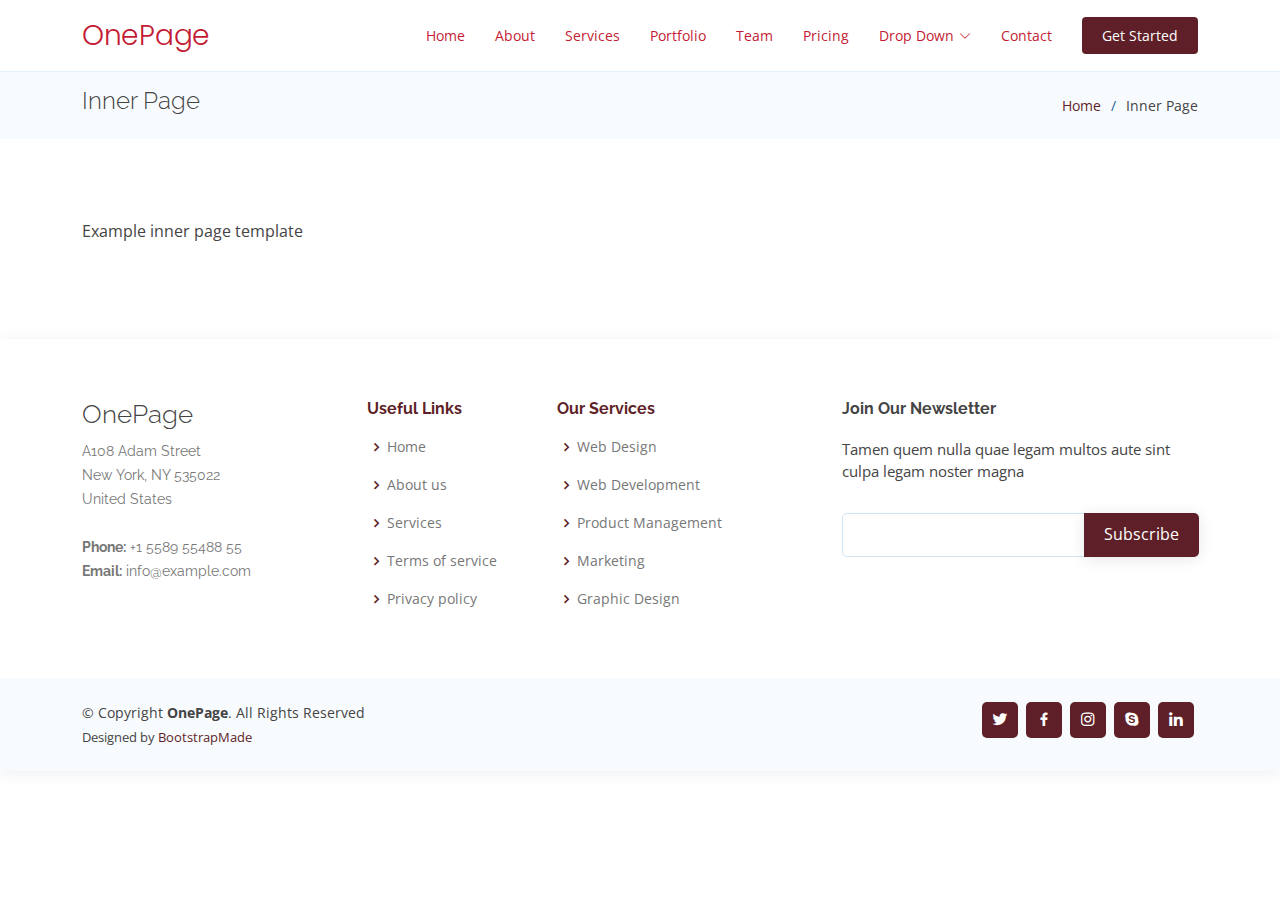
<file: ProjectIntake/OnePage/inner-page.html>
<!DOCTYPE html>
<html lang="en">

<head>
  <meta charset="utf-8">
  <meta content="width=device-width, initial-scale=1.0" name="viewport">

  <title>Inner Page - OnePage Bootstrap Template</title>
  <meta content="" name="description">
  <meta content="" name="keywords">

  <!-- Favicons -->
  <link href="assets/img/favicon.png" rel="icon">
  <link href="assets/img/apple-touch-icon.png" rel="apple-touch-icon">

  <!-- Google Fonts -->
  <link href="https://fonts.googleapis.com/css?family=Open+Sans:300,300i,400,400i,600,600i,700,700i|Raleway:300,300i,400,400i,500,500i,600,600i,700,700i|Poppins:300,300i,400,400i,500,500i,600,600i,700,700i" rel="stylesheet">

  <!-- Vendor CSS Files -->
  <link href="assets/vendor/aos/aos.css" rel="stylesheet">
  <link href="assets/vendor/bootstrap/css/bootstrap.min.css" rel="stylesheet">
  <link href="assets/vendor/bootstrap-icons/bootstrap-icons.css" rel="stylesheet">
  <link href="assets/vendor/boxicons/css/boxicons.min.css" rel="stylesheet">
  <link href="assets/vendor/glightbox/css/glightbox.min.css" rel="stylesheet">
  <link href="assets/vendor/remixicon/remixicon.css" rel="stylesheet">
  <link href="assets/vendor/swiper/swiper-bundle.min.css" rel="stylesheet">

  <!-- Template Main CSS File -->
  <link href="assets/css/style.css" rel="stylesheet">

  <!-- =======================================================
  * Template Name: OnePage
  * Template URL: https://bootstrapmade.com/onepage-multipurpose-bootstrap-template/
  * Updated: Mar 17 2024 with Bootstrap v5.3.3
  * Author: BootstrapMade.com
  * License: https://bootstrapmade.com/license/
  ======================================================== -->
</head>

<body>

  <!-- ======= Header ======= -->
  <header id="header" class="fixed-top">
    <div class="container d-flex align-items-center justify-content-between">

      <h1 class="logo"><a href="index.html">OnePage</a></h1>
      <!-- Uncomment below if you prefer to use an image logo -->
      <!-- <a href="index.html" class="logo"><img src="assets/img/logo.png" alt="" class="img-fluid"></a>-->

      <nav id="navbar" class="navbar">
        <ul>
          <li><a class="nav-link scrollto " href="#hero">Home</a></li>
          <li><a class="nav-link scrollto" href="#about">About</a></li>
          <li><a class="nav-link scrollto" href="#services">Services</a></li>
          <li><a class="nav-link scrollto o" href="#portfolio">Portfolio</a></li>
          <li><a class="nav-link scrollto" href="#team">Team</a></li>
          <li><a class="nav-link scrollto" href="#pricing">Pricing</a></li>
          <li class="dropdown"><a href="#"><span>Drop Down</span> <i class="bi bi-chevron-down"></i></a>
            <ul>
              <li><a href="#">Drop Down 1</a></li>
              <li class="dropdown"><a href="#"><span>Deep Drop Down</span> <i class="bi bi-chevron-right"></i></a>
                <ul>
                  <li><a href="#">Deep Drop Down 1</a></li>
                  <li><a href="#">Deep Drop Down 2</a></li>
                  <li><a href="#">Deep Drop Down 3</a></li>
                  <li><a href="#">Deep Drop Down 4</a></li>
                  <li><a href="#">Deep Drop Down 5</a></li>
                </ul>
              </li>
              <li><a href="#">Drop Down 2</a></li>
              <li><a href="#">Drop Down 3</a></li>
              <li><a href="#">Drop Down 4</a></li>
            </ul>
          </li>
          <li><a class="nav-link scrollto" href="#contact">Contact</a></li>
          <li><a class="getstarted scrollto" href="#about">Get Started</a></li>
        </ul>
        <i class="bi bi-list mobile-nav-toggle"></i>
      </nav><!-- .navbar -->

    </div>
  </header><!-- End Header -->

  <main id="main">

    <!-- ======= Breadcrumbs ======= -->
    <section class="breadcrumbs">
      <div class="container">

        <div class="d-flex justify-content-between align-items-center">
          <h2>Inner Page</h2>
          <ol>
            <li><a href="index.html">Home</a></li>
            <li>Inner Page</li>
          </ol>
        </div>

      </div>
    </section><!-- End Breadcrumbs -->

    <section class="inner-page">
      <div class="container">
        <p>
          Example inner page template
        </p>
      </div>
    </section>

  </main><!-- End #main -->

  <!-- ======= Footer ======= -->
  <footer id="footer">

    <div class="footer-top">
      <div class="container">
        <div class="row">

          <div class="col-lg-3 col-md-6 footer-contact">
            <h3>OnePage</h3>
            <p>
              A108 Adam Street <br>
              New York, NY 535022<br>
              United States <br><br>
              <strong>Phone:</strong> +1 5589 55488 55<br>
              <strong>Email:</strong> info@example.com<br>
            </p>
          </div>

          <div class="col-lg-2 col-md-6 footer-links">
            <h4>Useful Links</h4>
            <ul>
              <li><i class="bx bx-chevron-right"></i> <a href="#">Home</a></li>
              <li><i class="bx bx-chevron-right"></i> <a href="#">About us</a></li>
              <li><i class="bx bx-chevron-right"></i> <a href="#">Services</a></li>
              <li><i class="bx bx-chevron-right"></i> <a href="#">Terms of service</a></li>
              <li><i class="bx bx-chevron-right"></i> <a href="#">Privacy policy</a></li>
            </ul>
          </div>

          <div class="col-lg-3 col-md-6 footer-links">
            <h4>Our Services</h4>
            <ul>
              <li><i class="bx bx-chevron-right"></i> <a href="#">Web Design</a></li>
              <li><i class="bx bx-chevron-right"></i> <a href="#">Web Development</a></li>
              <li><i class="bx bx-chevron-right"></i> <a href="#">Product Management</a></li>
              <li><i class="bx bx-chevron-right"></i> <a href="#">Marketing</a></li>
              <li><i class="bx bx-chevron-right"></i> <a href="#">Graphic Design</a></li>
            </ul>
          </div>

          <div class="col-lg-4 col-md-6 footer-newsletter">
            <h4>Join Our Newsletter</h4>
            <p>Tamen quem nulla quae legam multos aute sint culpa legam noster magna</p>
            <form action="" method="post">
              <input type="email" name="email"><input type="submit" value="Subscribe">
            </form>
          </div>

        </div>
      </div>
    </div>

    <div class="container d-md-flex py-4">

      <div class="me-md-auto text-center text-md-start">
        <div class="copyright">
          &copy; Copyright <strong><span>OnePage</span></strong>. All Rights Reserved
        </div>
        <div class="credits">
          <!-- All the links in the footer should remain intact. -->
          <!-- You can delete the links only if you purchased the pro version. -->
          <!-- Licensing information: https://bootstrapmade.com/license/ -->
          <!-- Purchase the pro version with working PHP/AJAX contact form: https://bootstrapmade.com/onepage-multipurpose-bootstrap-template/ -->
          Designed by <a href="https://bootstrapmade.com/">BootstrapMade</a>
        </div>
      </div>
      <div class="social-links text-center text-md-right pt-3 pt-md-0">
        <a href="#" class="twitter"><i class="bx bxl-twitter"></i></a>
        <a href="#" class="facebook"><i class="bx bxl-facebook"></i></a>
        <a href="#" class="instagram"><i class="bx bxl-instagram"></i></a>
        <a href="#" class="google-plus"><i class="bx bxl-skype"></i></a>
        <a href="#" class="linkedin"><i class="bx bxl-linkedin"></i></a>
      </div>
    </div>
  </footer><!-- End Footer -->

  <div id="preloader"></div>
  <a href="#" class="back-to-top d-flex align-items-center justify-content-center"><i class="bi bi-arrow-up-short"></i></a>

  <!-- Vendor JS Files -->
  <script src="assets/vendor/purecounter/purecounter_vanilla.js"></script>
  <script src="assets/vendor/aos/aos.js"></script>
  <script src="assets/vendor/bootstrap/js/bootstrap.bundle.min.js"></script>
  <script src="assets/vendor/glightbox/js/glightbox.min.js"></script>
  <script src="assets/vendor/isotope-layout/isotope.pkgd.min.js"></script>
  <script src="assets/vendor/swiper/swiper-bundle.min.js"></script>
  <script src="assets/vendor/php-email-form/validate.js"></script>

  <!-- Template Main JS File -->
  <script src="assets/js/main.js"></script>

</body>

</html>
</file>
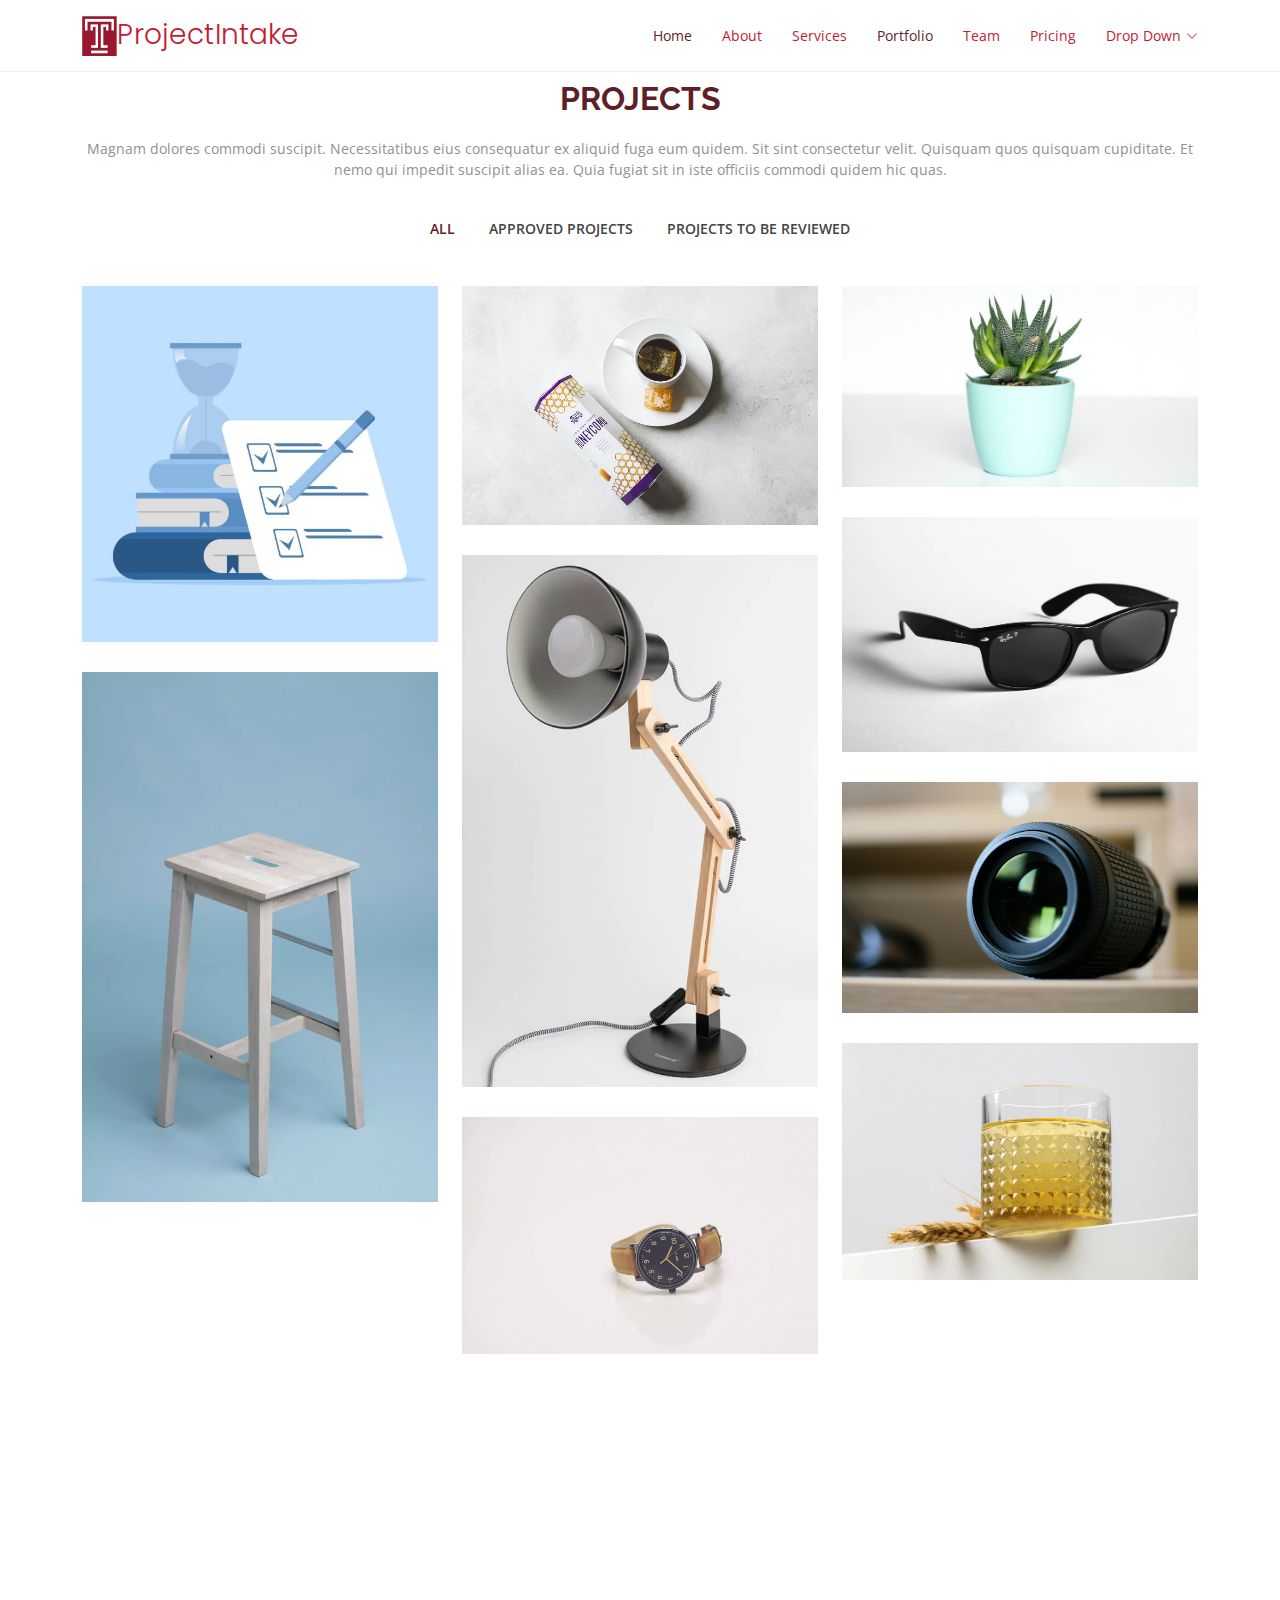
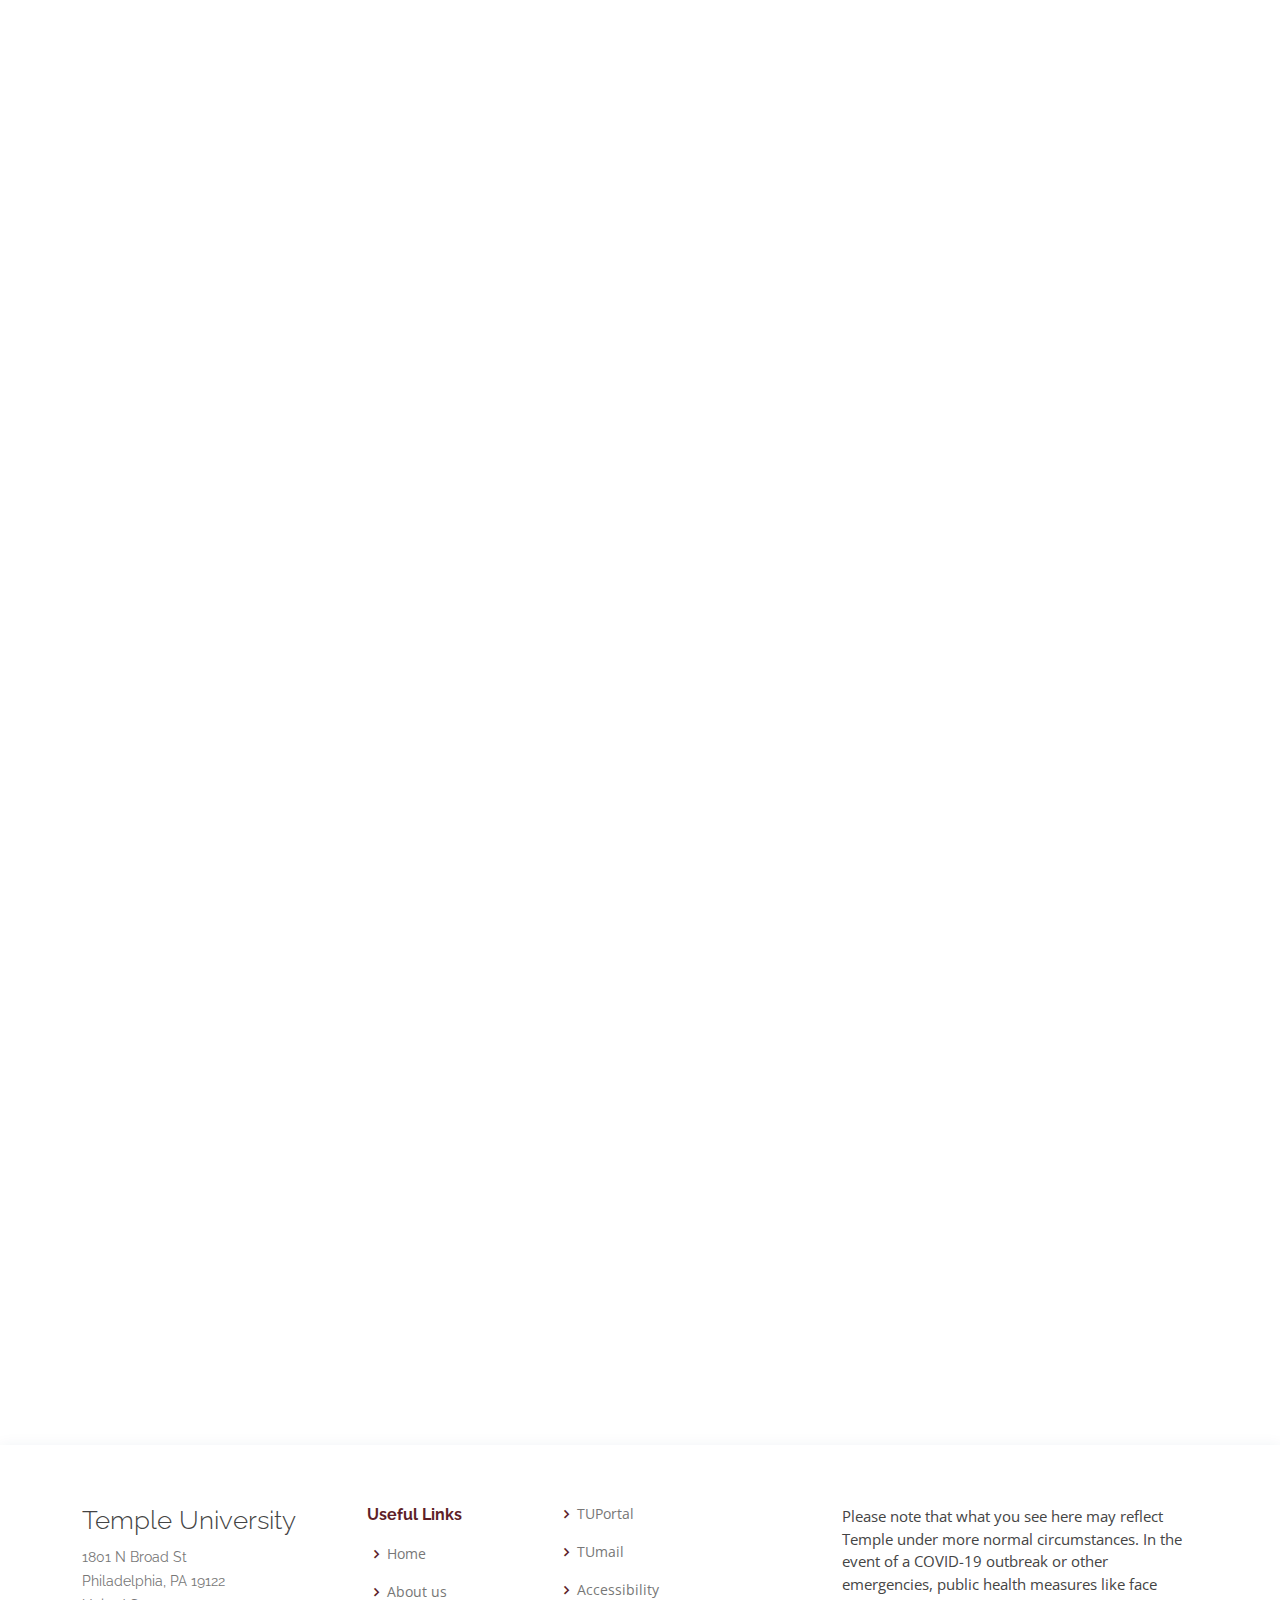
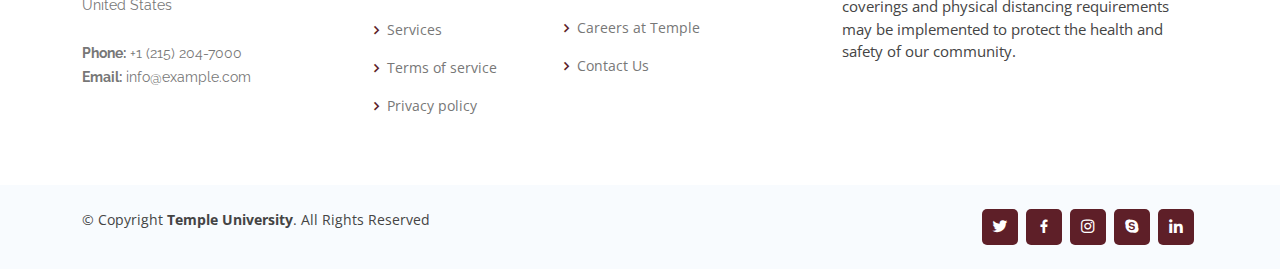
<file: ProjectIntake/Views/OnePage/index2.html>
<!DOCTYPE html>
<html lang="en">

<head>
  <meta charset="utf-8">
  <meta content="width=device-width, initial-scale=1.0" name="viewport">

  <title>Project and Profile Information</title>
  <meta content="" name="description">
  <meta content="" name="keywords">

  <!-- Favicons -->
  <link href="assets/img/favicon.png" rel="icon">
  <link href="assets/img/apple-touch-icon.png" rel="apple-touch-icon">

  <!-- Google Fonts -->
  <link href="https://fonts.googleapis.com/css?family=Open+Sans:300,300i,400,400i,600,600i,700,700i|Raleway:300,300i,400,400i,500,500i,600,600i,700,700i|Poppins:300,300i,400,400i,500,500i,600,600i,700,700i" rel="stylesheet">

  <!-- Vendor CSS Files -->
  <link href="assets/vendor/aos/aos.css" rel="stylesheet">
  <link href="assets/vendor/bootstrap/css/bootstrap.min.css" rel="stylesheet">
  <link href="assets/vendor/bootstrap-icons/bootstrap-icons.css" rel="stylesheet">
  <link href="assets/vendor/boxicons/css/boxicons.min.css" rel="stylesheet">
  <link href="assets/vendor/glightbox/css/glightbox.min.css" rel="stylesheet">
  <link href="assets/vendor/remixicon/remixicon.css" rel="stylesheet">
  <link href="assets/vendor/swiper/swiper-bundle.min.css" rel="stylesheet">

  <!-- Template Main CSS File -->
  <link href="assets/css/style.css" rel="stylesheet">

  <!-- =======================================================
  * Template Name: OnePage
  * Template URL: https://bootstrapmade.com/onepage-multipurpose-bootstrap-template/
  * Updated: Mar 17 2024 with Bootstrap v5.3.3
  * Author: BootstrapMade.com
  * License: https://bootstrapmade.com/license/
  ======================================================== -->
</head>

<body>

    <!-- ======= Header ======= -->
    <header id="header" class="fixed-top">
        <div class="container d-flex align-items-center justify-content-between">

            <h1 class="logo"><img src="assets/css/temple.png" alt="" class="img-fluid"><a href="index.html">ProjectIntake</a></h1>
            <!-- Uncomment below if you prefer to use an image logo -->
            <!-- <a href="index.html" class="logo"><img src="assets/img/logo.png" alt="" class="img-fluid"></a>-->

            <nav id="navbar" class="navbar">
                <ul>
                    <li><a class="nav-link scrollto active" href="#hero">Home</a></li>
                    <li><a class="nav-link scrollto" href="#about">About</a></li>
                    <li><a class="nav-link scrollto" href="#services">Services</a></li>
                    <li><a class="nav-link scrollto o" href="#portfolio">Portfolio</a></li>
                    <li><a class="nav-link scrollto" href="#team">Team</a></li>
                    <li><a class="nav-link scrollto" href="#pricing">Pricing</a></li>
                    <li class="dropdown">
                        <a href="#"><span>Drop Down</span> <i class="bi bi-chevron-down"></i></a>
                        <ul>
                            <li><a href="#">Drop Down 1</a></li>
                            <li class="dropdown">
                                <a href="#"><span>Deep Drop Down</span> <i class="bi bi-chevron-right"></i></a>
                                <ul>
                                    <li><a href="#">Deep Drop Down 1</a></li>
                                    <li><a href="#">Deep Drop Down 2</a></li>
                                    <li><a href="#">Deep Drop Down 3</a></li>
                                    <li><a href="#">Deep Drop Down 4</a></li>
                                    <li><a href="#">Deep Drop Down 5</a></li>
                                </ul>
                            </li>
                            <li><a href="#">Drop Down 2</a></li>
                            <li><a href="#">Drop Down 3</a></li>
                            <li><a href="#">Drop Down 4</a></li>
                        </ul>
                    </li>
                </ul>
                <i class="bi bi-list mobile-nav-toggle"></i>
            </nav><!-- .navbar -->

        </div>
    </header><!-- End Header -->
    <!-- ======= Portfolio Section ======= -->
    <section id="portfolio" class="portfolio">
        <div class="container" data-aos="fade-up">

            <div class="section-title">
                <h2>Projects</h2>
                <p>Magnam dolores commodi suscipit. Necessitatibus eius consequatur ex aliquid fuga eum quidem. Sit sint consectetur velit. Quisquam quos quisquam cupiditate. Et nemo qui impedit suscipit alias ea. Quia fugiat sit in iste officiis commodi quidem hic quas.</p>
            </div>

            <div class="row" data-aos="fade-up" data-aos-delay="150">
                <div class="col-lg-12 d-flex justify-content-center">
                    <ul id="portfolio-flters">
                        <li data-filter="*" class="filter-active">All</li>
                        <li data-filter=".filter-app">Approved Projects</li>
                        <li data-filter=".filter-card">Projects to be reviewed</li>
                    </ul>
                </div>
            </div>

            <div class="row portfolio-container" data-aos="fade-up" data-aos-delay="300">

                <div class="col-lg-4 col-md-6 portfolio-item filter-app">
                    <div class="portfolio-wrap">
                        <img src="assets/img/Class Registration App.jpg" class="img-fluid" alt="">
                        <div class="portfolio-info">
                            <h4>App 1</h4>
                            <p>An updated way to register for disaster classes</p>
                            <div class="portfolio-links">
                                <a href="assets/img/Class Registration App2.png" data-gallery="portfolioGallery" class="portfolio-lightbox" title="App 1"><i class="bx bx-plus"></i></a>
                                <a href="portfolio-details.html" title="More Details"><i class="bx bx-link"></i></a> <!--here we put the button to go view project-->
                            </div>
                        </div>
                    </div>
                </div>

                <div class="col-lg-4 col-md-6 portfolio-item filter-web">
                    <div class="portfolio-wrap">
                        <img src="assets/img/portfolio/portfolio-2.jpg" class="img-fluid" alt="">
                        <div class="portfolio-info">
                            <h4>Web 3</h4>
                            <p>Web</p>
                            <div class="portfolio-links">
                                <a href="assets/img/portfolio/portfolio-2.jpg" data-gallery="portfolioGallery" class="portfolio-lightbox" title="Web 3"><i class="bx bx-plus"></i></a>
                                <a href="portfolio-details.html" title="More Details"><i class="bx bx-link"></i></a>
                            </div>
                        </div>
                    </div>
                </div>

                <div class="col-lg-4 col-md-6 portfolio-item filter-app">
                    <div class="portfolio-wrap">
                        <img src="assets/img/portfolio/portfolio-3.jpg" class="img-fluid" alt="">
                        <div class="portfolio-info">
                            <h4>App 2</h4>
                            <p>App</p>
                            <div class="portfolio-links">
                                <a href="assets/img/portfolio/portfolio-3.jpg" data-gallery="portfolioGallery" class="portfolio-lightbox" title="App 2"><i class="bx bx-plus"></i></a>
                                <a href="portfolio-details.html" title="More Details"><i class="bx bx-link"></i></a>
                            </div>
                        </div>
                    </div>
                </div>

                <div class="col-lg-4 col-md-6 portfolio-item filter-card">
                    <div class="portfolio-wrap">
                        <img src="assets/img/portfolio/portfolio-4.jpg" class="img-fluid" alt="">
                        <div class="portfolio-info">
                            <h4>Card 2</h4>
                            <p>Card</p>
                            <div class="portfolio-links">
                                <a href="assets/img/portfolio/portfolio-4.jpg" data-gallery="portfolioGallery" class="portfolio-lightbox" title="Card 2"><i class="bx bx-plus"></i></a>
                                <a href="portfolio-details.html" title="More Details"><i class="bx bx-link"></i></a>
                            </div>
                        </div>
                    </div>
                </div>

                <div class="col-lg-4 col-md-6 portfolio-item filter-web">
                    <div class="portfolio-wrap">
                        <img src="assets/img/portfolio/portfolio-5.jpg" class="img-fluid" alt="">
                        <div class="portfolio-info">
                            <h4>Web 2</h4>
                            <p>Web</p>
                            <div class="portfolio-links">
                                <a href="assets/img/portfolio/portfolio-5.jpg" data-gallery="portfolioGallery" class="portfolio-lightbox" title="Web 2"><i class="bx bx-plus"></i></a>
                                <a href="portfolio-details.html" title="More Details"><i class="bx bx-link"></i></a>
                            </div>
                        </div>
                    </div>
                </div>

                <div class="col-lg-4 col-md-6 portfolio-item filter-app">
                    <div class="portfolio-wrap">
                        <img src="assets/img/portfolio/portfolio-6.jpg" class="img-fluid" alt="">
                        <div class="portfolio-info">
                            <h4>App 3</h4>
                            <p>App</p>
                            <div class="portfolio-links">
                                <a href="assets/img/portfolio/portfolio-6.jpg" data-gallery="portfolioGallery" class="portfolio-lightbox" title="App 3"><i class="bx bx-plus"></i></a>
                                <a href="portfolio-details.html" title="More Details"><i class="bx bx-link"></i></a>
                            </div>
                        </div>
                    </div>
                </div>

                <div class="col-lg-4 col-md-6 portfolio-item filter-card">
                    <div class="portfolio-wrap">
                        <img src="assets/img/portfolio/portfolio-7.jpg" class="img-fluid" alt="">
                        <div class="portfolio-info">
                            <h4>Card 1</h4>
                            <p>Card</p>
                            <div class="portfolio-links">
                                <a href="assets/img/portfolio/portfolio-7.jpg" data-gallery="portfolioGallery" class="portfolio-lightbox" title="Card 1"><i class="bx bx-plus"></i></a>
                                <a href="portfolio-details.html" title="More Details"><i class="bx bx-link"></i></a>
                            </div>
                        </div>
                    </div>
                </div>

                <div class="col-lg-4 col-md-6 portfolio-item filter-card">
                    <div class="portfolio-wrap">
                        <img src="assets/img/portfolio/portfolio-8.jpg" class="img-fluid" alt="">
                        <div class="portfolio-info">
                            <h4>Card 3</h4>
                            <p>Card</p>
                            <div class="portfolio-links">
                                <a href="assets/img/portfolio/portfolio-8.jpg" data-gallery="portfolioGallery" class="portfolio-lightbox" title="Card 3"><i class="bx bx-plus"></i></a>
                                <a href="portfolio-details.html" title="More Details"><i class="bx bx-link"></i></a>
                            </div>
                        </div>
                    </div>
                </div>

                <div class="col-lg-4 col-md-6 portfolio-item filter-web">
                    <div class="portfolio-wrap">
                        <img src="assets/img/portfolio/portfolio-9.jpg" class="img-fluid" alt="">
                        <div class="portfolio-info">
                            <h4>Web 3</h4>
                            <p>Web</p>
                            <div class="portfolio-links">
                                <a href="assets/img/portfolio/portfolio-9.jpg" data-gallery="portfolioGallery" class="portfolio-lightbox" title="Web 3"><i class="bx bx-plus"></i></a>
                                <a href="portfolio-details.html" title="More Details"><i class="bx bx-link"></i></a>
                            </div>
                        </div>
                    </div>
                </div>

            </div>

        </div>
    </section><!-- End Portfolio Section -->
    <section id="portfolio" class="portfolio">
        <div class="container" data-aos="fade-up">

            <div class="section-title">
                <h2>Profiles</h2>
                <p>Magnam dolores commodi suscipit. Necessitatibus eius consequatur ex aliquid fuga eum quidem. Sit sint consectetur velit. Quisquam quos quisquam cupiditate. Et nemo qui impedit suscipit alias ea. Quia fugiat sit in iste officiis commodi quidem hic quas.</p>
            </div>

            <div class="row" data-aos="fade-up" data-aos-delay="150">
                <div class="col-lg-12 d-flex justify-content-center">
                    <ul id="portfolio-flters">
                        <li data-filter="*" class="filter-active">All</li>
                        <li data-filter=".filter-app">Approved Profiles</li>
                        <li data-filter=".filter-card">Profiles to be reviewed</li>
                    </ul>
                </div>
            </div>

            <div class="row portfolio-container" data-aos="fade-up" data-aos-delay="300">

                <div class="col-lg-4 col-md-6 portfolio-item filter-app">
                    <div class="portfolio-wrap">
                        <img src="assets/img/Class Registration App.jpg" class="img-fluid" alt="">
                        <div class="portfolio-info">
                            <h4>App 1</h4>
                            <p>An updated way to register for disaster classes</p>
                            <div class="portfolio-links">
                                <a href="assets/img/Class Registration App2.png" data-gallery="portfolioGallery" class="portfolio-lightbox" title="App 1"><i class="bx bx-plus"></i></a>
                                <a href="portfolio-details.html" title="More Details"><i class="bx bx-link"></i></a> <!--here we put the button to go view project-->
                            </div>
                        </div>
                    </div>
                </div>

                <div class="col-lg-4 col-md-6 portfolio-item filter-web">
                    <div class="portfolio-wrap">
                        <img src="assets/img/portfolio/portfolio-2.jpg" class="img-fluid" alt="">
                        <div class="portfolio-info">
                            <h4>Web 3</h4>
                            <p>Web</p>
                            <div class="portfolio-links">
                                <a href="assets/img/portfolio/portfolio-2.jpg" data-gallery="portfolioGallery" class="portfolio-lightbox" title="Web 3"><i class="bx bx-plus"></i></a>
                                <a href="portfolio-details.html" title="More Details"><i class="bx bx-link"></i></a>
                            </div>
                        </div>
                    </div>
                </div>

                <div class="col-lg-4 col-md-6 portfolio-item filter-app">
                    <div class="portfolio-wrap">
                        <img src="assets/img/portfolio/portfolio-3.jpg" class="img-fluid" alt="">
                        <div class="portfolio-info">
                            <h4>App 2</h4>
                            <p>App</p>
                            <div class="portfolio-links">
                                <a href="assets/img/portfolio/portfolio-3.jpg" data-gallery="portfolioGallery" class="portfolio-lightbox" title="App 2"><i class="bx bx-plus"></i></a>
                                <a href="portfolio-details.html" title="More Details"><i class="bx bx-link"></i></a>
                            </div>
                        </div>
                    </div>
                </div>

                <div class="col-lg-4 col-md-6 portfolio-item filter-card">
                    <div class="portfolio-wrap">
                        <img src="assets/img/portfolio/portfolio-4.jpg" class="img-fluid" alt="">
                        <div class="portfolio-info">
                            <h4>Card 2</h4>
                            <p>Card</p>
                            <div class="portfolio-links">
                                <a href="assets/img/portfolio/portfolio-4.jpg" data-gallery="portfolioGallery" class="portfolio-lightbox" title="Card 2"><i class="bx bx-plus"></i></a>
                                <a href="portfolio-details.html" title="More Details"><i class="bx bx-link"></i></a>
                            </div>
                        </div>
                    </div>
                </div>

                <div class="col-lg-4 col-md-6 portfolio-item filter-web">
                    <div class="portfolio-wrap">
                        <img src="assets/img/portfolio/portfolio-5.jpg" class="img-fluid" alt="">
                        <div class="portfolio-info">
                            <h4>Web 2</h4>
                            <p>Web</p>
                            <div class="portfolio-links">
                                <a href="assets/img/portfolio/portfolio-5.jpg" data-gallery="portfolioGallery" class="portfolio-lightbox" title="Web 2"><i class="bx bx-plus"></i></a>
                                <a href="portfolio-details.html" title="More Details"><i class="bx bx-link"></i></a>
                            </div>
                        </div>
                    </div>
                </div>

                <div class="col-lg-4 col-md-6 portfolio-item filter-app">
                    <div class="portfolio-wrap">
                        <img src="assets/img/portfolio/portfolio-6.jpg" class="img-fluid" alt="">
                        <div class="portfolio-info">
                            <h4>App 3</h4>
                            <p>App</p>
                            <div class="portfolio-links">
                                <a href="assets/img/portfolio/portfolio-6.jpg" data-gallery="portfolioGallery" class="portfolio-lightbox" title="App 3"><i class="bx bx-plus"></i></a>
                                <a href="portfolio-details.html" title="More Details"><i class="bx bx-link"></i></a>
                            </div>
                        </div>
                    </div>
                </div>

                <div class="col-lg-4 col-md-6 portfolio-item filter-card">
                    <div class="portfolio-wrap">
                        <img src="assets/img/portfolio/portfolio-7.jpg" class="img-fluid" alt="">
                        <div class="portfolio-info">
                            <h4>Card 1</h4>
                            <p>Card</p>
                            <div class="portfolio-links">
                                <a href="assets/img/portfolio/portfolio-7.jpg" data-gallery="portfolioGallery" class="portfolio-lightbox" title="Card 1"><i class="bx bx-plus"></i></a>
                                <a href="portfolio-details.html" title="More Details"><i class="bx bx-link"></i></a>
                            </div>
                        </div>
                    </div>
                </div>

                <div class="col-lg-4 col-md-6 portfolio-item filter-card">
                    <div class="portfolio-wrap">
                        <img src="assets/img/portfolio/portfolio-8.jpg" class="img-fluid" alt="">
                        <div class="portfolio-info">
                            <h4>Card 3</h4>
                            <p>Card</p>
                            <div class="portfolio-links">
                                <a href="assets/img/portfolio/portfolio-8.jpg" data-gallery="portfolioGallery" class="portfolio-lightbox" title="Card 3"><i class="bx bx-plus"></i></a>
                                <a href="portfolio-details.html" title="More Details"><i class="bx bx-link"></i></a>
                            </div>
                        </div>
                    </div>
                </div>

                <div class="col-lg-4 col-md-6 portfolio-item filter-web">
                    <div class="portfolio-wrap">
                        <img src="assets/img/portfolio/portfolio-9.jpg" class="img-fluid" alt="">
                        <div class="portfolio-info">
                            <h4>Web 3</h4>
                            <p>Web</p>
                            <div class="portfolio-links">
                                <a href="assets/img/portfolio/portfolio-9.jpg" data-gallery="portfolioGallery" class="portfolio-lightbox" title="Web 3"><i class="bx bx-plus"></i></a>
                                <a href="portfolio-details.html" title="More Details"><i class="bx bx-link"></i></a>
                            </div>
                        </div>
                    </div>
                </div>

            </div>

        </div>
    </section><!-- End Portfolio Section -->
  
   
    
    <!-- ======= Footer ======= -->
    <footer id="footer">

        <div class="footer-top">
            <div class="container">
                <div class="row">

                    <div class="col-lg-3 col-md-6 footer-contact">
                        <h3>Temple University</h3>
                        <p>
                            1801 N Broad St <br>
                            Philadelphia, PA 19122<br>
                            United States <br><br>
                            <strong>Phone:</strong> +1 (215) 204-7000<br>
                            <strong>Email:</strong> info@example.com<br>
                        </p>
                    </div>

                    <div class="col-lg-2 col-md-6 footer-links">
                        <h4>Useful Links</h4>
                        <ul>
                            <li><i class="bx bx-chevron-right"></i> <a href="#">Home</a></li>
                            <li><i class="bx bx-chevron-right"></i> <a href="#">About us</a></li>
                            <li><i class="bx bx-chevron-right"></i> <a href="#">Services</a></li>
                            <li><i class="bx bx-chevron-right"></i> <a href="#">Terms of service</a></li>
                            <li><i class="bx bx-chevron-right"></i> <a href="#">Privacy policy</a></li>
                        </ul>
                    </div>

                    <div class="col-lg-3 col-md-6 footer-links">
                        <ul>
                            <li><i class="bx bx-chevron-right"></i> <a href="#">TUPortal</a></li>
                            <li><i class="bx bx-chevron-right"></i> <a href="#">TUmail</a></li>
                            <li><i class="bx bx-chevron-right"></i> <a href="#">Accessibility</a></li>
                            <li><i class="bx bx-chevron-right"></i> <a href="#">Careers at Temple</a></li>
                            <li><i class="bx bx-chevron-right"></i> <a href="#">Contact Us</a></li>
                        </ul>
                    </div>

                    <div class="col-lg-4 col-md-6 footer-newsletter">
                        <p>
                            Please note that what you see here may reflect Temple under more normal circumstances. In the event of a COVID-19 outbreak or other emergencies,
                            public health measures like face coverings and physical distancing requirements may be implemented to protect the health and safety of our community.
                        </p>
                    </div>

                </div>
            </div>
        </div>

        <div class="container d-md-flex py-4">

            <div class="me-md-auto text-center text-md-start">
                <div class="copyright">
                    &copy; Copyright <strong><span>Temple University</span></strong>. All Rights Reserved
                </div>
            </div>
            <div class="social-links text-center text-md-right pt-3 pt-md-0">
                <a href="#" class="twitter"><i class="bx bxl-twitter"></i></a>
                <a href="#" class="facebook"><i class="bx bxl-facebook"></i></a>
                <a href="#" class="instagram"><i class="bx bxl-instagram"></i></a>
                <a href="#" class="google-plus"><i class="bx bxl-skype"></i></a>
                <a href="#" class="linkedin"><i class="bx bxl-linkedin"></i></a>
            </div>
        </div>
    </footer><!-- End Footer -->

    <div id="preloader"></div>
    <a href="#" class="back-to-top d-flex align-items-center justify-content-center"><i class="bi bi-arrow-up-short"></i></a>

    <!-- Vendor JS Files -->
    <script src="assets/vendor/purecounter/purecounter_vanilla.js"></script>
    <script src="assets/vendor/aos/aos.js"></script>
    <script src="assets/vendor/bootstrap/js/bootstrap.bundle.min.js"></script>
    <script src="assets/vendor/glightbox/js/glightbox.min.js"></script>
    <script src="assets/vendor/isotope-layout/isotope.pkgd.min.js"></script>
    <script src="assets/vendor/swiper/swiper-bundle.min.js"></script>
    <script src="assets/vendor/php-email-form/validate.js"></script>

    <!-- Template Main JS File -->
    <script src="assets/js/main.js"></script>

</body>

</html>
</file>
<file: ProjectIntake/OnePage/assets/css/style.css>
/**
* Template Name: OnePage
* Template URL: https://bootstrapmade.com/onepage-multipurpose-bootstrap-template/
* Updated: Mar 17 2024 with Bootstrap v5.3.3
* Author: BootstrapMade.com
* License: https://bootstrapmade.com/license/
*/

/*--------------------------------------------------------------
# General
--------------------------------------------------------------*/
body {
  font-family: "Open Sans", sans-serif;
  color: #444444;
}

a {
  color: #5E1F28;
  text-decoration: none;
}
.pending{
    color: orange;
    font-weight: bold;
}
.approved{
    color: limegreen;
    font-weight: bold;
}
.rejected{
    color: red;
    font-weight: bold;

}
a:hover {
  color: #469fdf;
  text-decoration: none;
}
.team img{
    width: 300px;
    height: 300px;
    object-fit: cover;
    
}
h1,
h2,
h3,
h4,
h5,
h6 {
  font-family: "Raleway", sans-serif;
}

/*--------------------------------------------------------------
# Back to top button
--------------------------------------------------------------*/
.back-to-top {
  position: fixed;
  visibility: hidden;
  opacity: 0;
  right: 15px;
  bottom: 15px;
  z-index: 996;
  background: #5E1F28;
  width: 40px;
  height: 40px;
  border-radius: 4px;
  transition: all 0.4s;
}
.profileimg{
    border-radius: 50%;
    max-width: 150px;
}
.profileimgnav {
    border-radius: 50%;
    max-width: 40px;
}
.back-to-top i {
  font-size: 28px;
  color: #fff;
  line-height: 0;
}

.back-to-top:hover {
  background: #3e9bdd;
  color: #fff;
}

.back-to-top.active {
  visibility: visible;
  opacity: 1;
}

/*--------------------------------------------------------------
# Preloader
--------------------------------------------------------------*/
#preloader {
  position: fixed;
  top: 0;
  left: 0;
  right: 0;
  bottom: 0;
  z-index: 9999;
  overflow: hidden;
  background: #fff;
}

#preloader:before {
  content: "";
  position: fixed;
  top: calc(50% - 30px);
  left: calc(50% - 30px);
  border: 6px solid #5E1F28;
  border-top-color: #fff;
  border-bottom-color: #fff;
  border-radius: 50%;
  width: 60px;
  height: 60px;
  animation: animate-preloader 1s linear infinite;
}

@keyframes animate-preloader {
  0% {
    transform: rotate(0deg);
  }

  100% {
    transform: rotate(360deg);
  }
}

/*--------------------------------------------------------------
# Disable aos animation delay on mobile devices
--------------------------------------------------------------*/
@media screen and (max-width: 768px) {
  [data-aos-delay] {
    transition-delay: 0 !important;
  }
}

/*--------------------------------------------------------------
# Header
--------------------------------------------------------------*/
#header {
  transition: all 0.5s;
  background: #fff;
  z-index: 997;
  padding: 15px 0;
  border-bottom: 1px solid #e6f2fb;
}

#header.header-scrolled {
  border-color: #fff;
  box-shadow: 0px 2px 15px rgba(18, 66, 101, 0.08);
}

#header .logo {
  font-size: 28px;
  margin: 0;
  padding: 0;
  line-height: 1;
  font-weight: 300;
  letter-spacing: 0.5px;
  font-family: "Poppins", sans-serif;
}

#header .logo a {
  color: #C31B33;
}

#header .logo img {
  max-height: 40px;
}

@media (max-width: 992px) {
  #header .logo {
    font-size: 28px;
  }
}

/*--------------------------------------------------------------
# Navigation Menu
--------------------------------------------------------------*/
/**
* Desktop Navigation 
*/
.navbar {
  padding: 0;
}

.navbar ul {
  margin: 0;
  padding: 0;
  display: flex;
  list-style: none;
  align-items: center;
}

.navbar li {
  position: relative;
}

.navbar a,
.navbar a:focus {
  display: flex;
  align-items: center;
  justify-content: space-between;
  padding: 10px 0 10px 30px;
  font-size: 14px;
  color: #C31B33;
  white-space: nowrap;
  transition: 0.3s;
}

.navbar a i,
.navbar a:focus i {
  font-size: 12px;
  line-height: 0;
  margin-left: 5px;
}

.navbar a:hover,
.navbar .active,
.navbar .active:focus,
.navbar li:hover>a {
  color: #5E1F28;
}

.navbar .getstarted,
.navbar .getstarted:focus {
  background: #5E1F28;
  padding: 8px 20px;
  margin-left: 30px;
  border-radius: 4px;
  color: #fff;
}

.navbar .getstarted:hover,
.navbar .getstarted:focus:hover {
  color: #fff;
  background: #3194db;
}

.navbar .dropdown ul {
  display: block;
  position: absolute;
  left: 14px;
  top: calc(100% + 30px);
  margin: 0;
  padding: 10px 0;
  z-index: 99;
  opacity: 0;
  visibility: hidden;
  background: #fff;
  box-shadow: 0px 0px 30px rgba(127, 137, 161, 0.25);
  transition: 0.3s;
  border-radius: 4px;
}

.navbar .dropdown ul li {
  min-width: 200px;
}

.navbar .dropdown ul a {
  padding: 10px 20px;
  text-transform: none;
}

.navbar .dropdown ul a i {
  font-size: 12px;
}

.navbar .dropdown ul a:hover,
.navbar .dropdown ul .active:hover,
.navbar .dropdown ul li:hover>a {
  color: #5E1F28;
}

.navbar .dropdown:hover>ul {
  opacity: 1;
  top: 100%;
  visibility: visible;
}

.navbar .dropdown .dropdown ul {
  top: 0;
  left: calc(100% - 30px);
  visibility: hidden;
}

.navbar .dropdown .dropdown:hover>ul {
  opacity: 1;
  top: 0;
  left: 100%;
  visibility: visible;
}

@media (max-width: 1366px) {
  .navbar .dropdown .dropdown ul {
    left: -90%;
  }

  .navbar .dropdown .dropdown:hover>ul {
    left: -100%;
  }
}

/**
* Mobile Navigation 
*/
.mobile-nav-toggle {
  color: #5E1F28;
  font-size: 28px;
  cursor: pointer;
  display: none;
  line-height: 0;
  transition: 0.5s;
}

.mobile-nav-toggle.bi-x {
  color: #fff;
}

@media (max-width: 991px) {
  .mobile-nav-toggle {
    display: block;
  }

  .navbar ul {
    display: none;
  }
}

.navbar-mobile {
  position: fixed;
  overflow: hidden;
  top: 0;
  right: 0;
  left: 0;
  bottom: 0;
  background: rgba(10, 38, 58, 0.9);
  transition: 0.3s;
  z-index: 999;
}

.navbar-mobile .mobile-nav-toggle {
  position: absolute;
  top: 15px;
  right: 15px;
}

.navbar-mobile ul {
  display: block;
  position: absolute;
  top: 55px;
  right: 15px;
  bottom: 15px;
  left: 15px;
  padding: 10px 0;
  background-color: #fff;
  overflow-y: auto;
  transition: 0.3s;
}

.navbar-mobile a,
.navbar-mobile a:focus {
  padding: 10px 20px;
  font-size: 15px;
  color: #5E1F28;
}

.navbar-mobile a:hover,
.navbar-mobile .active,
.navbar-mobile li:hover>a {
  color: #5E1F28;
}

.navbar-mobile .getstarted,
.navbar-mobile .getstarted:focus {
  margin: 15px;
}

.navbar-mobile .dropdown ul {
  position: static;
  display: none;
  margin: 10px 20px;
  padding: 10px 0;
  z-index: 99;
  opacity: 1;
  visibility: visible;
  background: #fff;
  box-shadow: 0px 0px 30px rgba(127, 137, 161, 0.25);
}

.navbar-mobile .dropdown ul li {
  min-width: 200px;
}

.navbar-mobile .dropdown ul a {
  padding: 10px 20px;
}

.navbar-mobile .dropdown ul a i {
  font-size: 12px;
}

.navbar-mobile .dropdown ul a:hover,
.navbar-mobile .dropdown ul .active:hover,
.navbar-mobile .dropdown ul li:hover>a {
  color: #5E1F28;
}

.navbar-mobile .dropdown>.dropdown-active {
  display: block;
}

/*--------------------------------------------------------------
# Hero Section
--------------------------------------------------------------*/
#hero {
  width: 100%;
  height: 100vh;
  position: relative;
  background: url("../img/hero-bg.jpg") top center;
  background-size: cover;
  position: relative;
}

#hero:before {
  content: "";
  background: rgba(255, 255, 255, 0.8);
  position: absolute;
  bottom: 0;
  top: 0;
  left: 0;
  right: 0;
}

#hero .container {
  padding-top: 80px;
}

#hero h1 {
  margin: 0;
  font-size: 56px;
  font-weight: 700;
  line-height: 72px;
  color: #5E1F28;
  font-family: "Poppins", sans-serif;
}

#hero h2 {
  color: #5e5e5e;
  margin: 10px 0 0 0;
  font-size: 22px;
}

#hero .btn-get-started {
  font-family: "Poppins", sans-serif;
  font-weight: 500;
  font-size: 14px;
  letter-spacing: 0.5px;
  display: inline-block;
  padding: 14px 50px;
  border-radius: 5px;
  transition: 0.5s;
  margin-top: 30px;
  color: #fff;
  background: #5E1F28;
}

#hero .btn-get-started:hover {
  background: #3194db;
}

#hero .icon-boxes {
  margin-top: 100px;
}

#hero .icon-box {
  padding: 50px 30px;
  position: relative;
  overflow: hidden;
  background: #fff;
  box-shadow: 0 0 29px 0 rgba(18, 66, 101, 0.08);
  transition: all 0.3s ease-in-out;
  border-radius: 8px;
  z-index: 1;
}

#hero .icon-box .title {
  font-weight: 700;
  margin-bottom: 15px;
  font-size: 18px;
}

#hero .icon-box .title a {
  color: #5E1F28;
  transition: 0.3s;
}

#hero .icon-box .description {
  font-size: 15px;
  line-height: 28px;
  margin-bottom: 0;
}

#hero .icon-box .icon {
  margin-bottom: 20px;
  padding-top: 10px;
  display: inline-block;
  transition: all 0.3s ease-in-out;
  font-size: 36px;
  line-height: 1;
  color: #5E1F28;
}

#hero .icon-box:hover {
  transform: scale(1.08);
}

#hero .icon-box:hover .title a {
  color: #5E1F28;
}

@media (min-width: 1024px) {
  #hero {
    background-attachment: fixed;
  }
}

@media (max-height: 800px) {
  #hero {
    height: auto;
  }
}

@media (max-width: 992px) {
  #hero {
    height: auto;
  }

  #hero h1 {
    font-size: 28px;
    line-height: 36px;
  }

  #hero h2 {
    font-size: 18px;
    line-height: 24px;
  }
}

/*--------------------------------------------------------------
# Sections General
--------------------------------------------------------------*/
section {
  padding: 80px 0;
  overflow: hidden;
}

.section-bg {
  background-color: #f8fbfe;
}

.section-title {
  text-align: center;
  padding-bottom: 30px;
}

.section-title h2 {
  font-size: 32px;
  font-weight: bold;
  text-transform: uppercase;
  margin-bottom: 20px;
  padding-bottom: 0;
  color: #5E1F28;
}

.section-title p {
  margin-bottom: 0;
  font-size: 14px;
  color: #919191;
}

/*--------------------------------------------------------------
# About
--------------------------------------------------------------*/
.about .content h3 {
  font-weight: 600;
  font-size: 26px;
}

.about .content ul {
  list-style: none;
  padding: 0;
}

.about .content ul li {
  padding-left: 28px;
  position: relative;
}

.about .content ul li+li {
  margin-top: 10px;
}

.about .content ul i {
  position: absolute;
  left: 0;
  top: 2px;
  font-size: 20px;
  color: #5E1F28;
  line-height: 1;
}

.about .content p:last-child {
  margin-bottom: 0;
}

.about .content .btn-learn-more {
  font-family: "Raleway", sans-serif;
  font-weight: 600;
  font-size: 14px;
  letter-spacing: 1px;
  display: inline-block;
  padding: 12px 32px;
  border-radius: 5px;
  transition: 0.3s;
  line-height: 1;
  color: #5E1F28;
  animation-delay: 0.8s;
  margin-top: 6px;
  border: 2px solid #5E1F28;
}

.about .content .btn-learn-more:hover {
  background: #5E1F28;
  color: #fff;
  text-decoration: none;
}

/*--------------------------------------------------------------
# Counts
--------------------------------------------------------------*/
.counts {
  padding: 60px 0;
}

.counts .count-box {
  width: 100%;
  text-align: center;
}

.counts .count-box span {
  font-size: 48px;
  line-height: 48px;
  display: block;
  font-weight: 700;
  color: #5E1F28;
  margin-left: 80px;
  margin: auto;
}

.counts .count-box p {
  padding: 8px 0 0 0;
  font-family: "Raleway", sans-serif;
  font-weight: 600;
  font-size: 14px;
  color: #1e6ca6;
}

/*--------------------------------------------------------------
# About Video
--------------------------------------------------------------*/
.about-video .content {
  font-size: 15px;
}

.about-video .content h3 {
  font-weight: 700;
  font-size: 24px;
  color: #5E1F28;
}

.about-video .content ul {
  list-style: none;
  padding: 0;
}

.about-video .content ul li {
  padding-bottom: 10px;
  padding-left: 28px;
  position: relative;
}

.about-video .content ul i {
  font-size: 24px;
  color: #5E1F28;
  position: absolute;
  left: 0;
  top: -2px;
}

.about-video .content p:last-child {
  margin-bottom: 0;
}

.about-video .play-btn {
  width: 94px;
  height: 94px;
  background: radial-gradient(#5E1F28 50%, rgba(36, 135, 206, 0.4) 52%);
  border-radius: 50%;
  display: block;
  position: absolute;
  left: calc(50% - 47px);
  top: calc(50% - 47px);
  overflow: hidden;
}

.about-video .play-btn::after {
  content: "";
  position: absolute;
  left: 50%;
  top: 50%;
  transform: translateX(-40%) translateY(-50%);
  width: 0;
  height: 0;
  border-top: 10px solid transparent;
  border-bottom: 10px solid transparent;
  border-left: 15px solid #fff;
  z-index: 100;
  transition: all 400ms cubic-bezier(0.55, 0.055, 0.675, 0.19);
}

.about-video .play-btn::before {
  content: "";
  position: absolute;
  width: 120px;
  height: 120px;
  animation-delay: 0s;
  animation: pulsate-btn 2s;
  animation-direction: forwards;
  animation-iteration-count: infinite;
  animation-timing-function: steps;
  opacity: 1;
  border-radius: 50%;
  border: 5px solid rgba(36, 135, 206, 0.7);
  top: -15%;
  left: -15%;
  background: rgba(198, 16, 0, 0);
}

.about-video .play-btn:hover::after {
  border-left: 15px solid #5E1F28;
  transform: scale(20);
}

.about-video .play-btn:hover::before {
  content: "";
  position: absolute;
  left: 50%;
  top: 50%;
  transform: translateX(-40%) translateY(-50%);
  width: 0;
  height: 0;
  border: none;
  border-top: 10px solid transparent;
  border-bottom: 10px solid transparent;
  border-left: 15px solid #fff;
  z-index: 200;
  animation: none;
  border-radius: 0;
}

@keyframes pulsate-btn {
  0% {
    transform: scale(0.6, 0.6);
    opacity: 1;
  }

  100% {
    transform: scale(1, 1);
    opacity: 0;
  }
}

/*--------------------------------------------------------------
# Clients
--------------------------------------------------------------*/
.clients {
  padding: 15px 0;
  text-align: center;
}

.clients img {
  max-width: 45%;
  transition: all 0.4s ease-in-out;
  display: inline-block;
  padding: 15px 0;
  filter: grayscale(100);
}

.clients img:hover {
  filter: none;
  transform: scale(1.15);
}

@media (max-width: 768px) {
  .clients img {
    max-width: 40%;
  }
}

/*--------------------------------------------------------------
# Testimonials
--------------------------------------------------------------*/
.testimonials .testimonials-carousel,
.testimonials .testimonials-slider {
  overflow: hidden;
}

.testimonials .testimonial-item {
  box-sizing: content-box;
  text-align: center;
  min-height: 320px;
}

.testimonials .testimonial-item .testimonial-img {
  width: 90px;
  border-radius: 50%;
  margin: 0 auto;
}

.testimonials .testimonial-item h3 {
  font-size: 18px;
  font-weight: bold;
  margin: 10px 0 5px 0;
  color: #111;
}

.testimonials .testimonial-item h4 {
  font-size: 14px;
  color: #999;
  margin: 0;
}

.testimonials .testimonial-item .quote-icon-left,
.testimonials .testimonial-item .quote-icon-right {
  color: #c9e3f5;
  font-size: 26px;
}

.testimonials .testimonial-item .quote-icon-left {
  display: inline-block;
  left: -5px;
  position: relative;
}

.testimonials .testimonial-item .quote-icon-right {
  display: inline-block;
  right: -5px;
  position: relative;
  top: 10px;
}

.testimonials .testimonial-item p {
  font-style: italic;
  margin: 0 15px 15px 15px;
  padding: 20px;
  background: #f3f9fd;
  position: relative;
  margin-bottom: 35px;
  border-radius: 6px;
}

.testimonials .testimonial-item p::after {
  content: "";
  width: 0;
  height: 0;
  border-top: 20px solid #f3f9fd;
  border-right: 20px solid transparent;
  border-left: 20px solid transparent;
  position: absolute;
  bottom: -20px;
  left: calc(50% - 20px);
}

.testimonials .swiper-pagination {
  margin-top: 20px;
  position: relative;
}

.testimonials .swiper-pagination .swiper-pagination-bullet {
  width: 12px;
  height: 12px;
  background-color: #fff;
  opacity: 1;
  border: 1px solid #5E1F28;
}

.testimonials .swiper-pagination .swiper-pagination-bullet-active {
  background-color: #5E1F28;
}

/*--------------------------------------------------------------
# Services
--------------------------------------------------------------*/
.services .icon-box {
  text-align: center;
  padding: 70px 20px 80px 20px;
  transition: all ease-in-out 0.3s;
  background: #fff;
  box-shadow: 0px 5px 90px 0px rgba(110, 123, 131, 0.05);
}

.services .icon-box .icon {
  margin: 0 auto;
  width: 100px;
  height: 100px;
  display: flex;
  align-items: center;
  justify-content: center;
  transition: ease-in-out 0.3s;
  position: relative;
}

.services .icon-box .icon i {
  font-size: 36px;
  transition: 0.5s;
  position: relative;
}

.services .icon-box .icon svg {
  position: absolute;
  top: 0;
  left: 0;
}

.services .icon-box .icon svg path {
  transition: 0.5s;
  fill: #f5f5f5;
}

.services .icon-box h4 {
  font-weight: 600;
  margin: 10px 0 15px 0;
  font-size: 22px;
}

.services .icon-box h4 a {
  color: #5E1F28;
  transition: ease-in-out 0.3s;
}

.services .icon-box p {
  line-height: 24px;
  font-size: 14px;
  margin-bottom: 0;
}

.services .icon-box:hover {
  border-color: #fff;
  box-shadow: 0px 0 35px 0 rgba(0, 0, 0, 0.08);
}

.services .iconbox-blue i {
  color: #47aeff;
}

.services .iconbox-blue:hover .icon i {
  color: #fff;
}

.services .iconbox-blue:hover .icon path {
  fill: #47aeff;
}

.services .iconbox-orange i {
  color: #ffa76e;
}

.services .iconbox-orange:hover .icon i {
  color: #fff;
}

.services .iconbox-orange:hover .icon path {
  fill: #ffa76e;
}

.services .iconbox-pink i {
  color: #e80368;
}

.services .iconbox-pink:hover .icon i {
  color: #fff;
}

.services .iconbox-pink:hover .icon path {
  fill: #e80368;
}

.services .iconbox-yellow i {
  color: #ffbb2c;
}

.services .iconbox-yellow:hover .icon i {
  color: #fff;
}

.services .iconbox-yellow:hover .icon path {
  fill: #ffbb2c;
}

.services .iconbox-red i {
  color: #ff5828;
}

.services .iconbox-red:hover .icon i {
  color: #fff;
}

.services .iconbox-red:hover .icon path {
  fill: #ff5828;
}

.services .iconbox-teal i {
  color: #11dbcf;
}

.services .iconbox-teal:hover .icon i {
  color: #fff;
}

.services .iconbox-teal:hover .icon path {
  fill: #11dbcf;
}

/*--------------------------------------------------------------
# Cta
--------------------------------------------------------------*/
.cta {
  background: #5E1F28;
  background-size: cover;
  padding: 60px 0;
}

.cta h3 {
  color: #fff;
  font-size: 28px;
  font-weight: 700;
}

.cta p {
  color: #fff;
}

.cta .cta-btn {
  font-family: "Raleway", sans-serif;
  font-weight: 600;
  font-size: 14px;
  letter-spacing: 1px;
  display: inline-block;
  padding: 10px 35px;
  border-radius: 5px;
  transition: 0.5s;
  margin-top: 10px;
  border: 2px solid #fff;
  color: #fff;
}

.cta .cta-btn:hover {
  background: #fff;
  color: #5E1F28;
}

/*--------------------------------------------------------------
# Portfolio
--------------------------------------------------------------*/
.portfolio .portfolio-item {
  margin-bottom: 30px;
}

.portfolio #portfolio-flters {
  padding: 0;
  margin: 0 auto 35px auto;
  list-style: none;
  text-align: center;
  border-radius: 50px;
  padding: 2px 15px;
}

.portfolio #portfolio-flters li {
  cursor: pointer;
  display: inline-block;
  padding: 10px 15px 8px 15px;
  font-size: 14px;
  font-weight: 600;
  line-height: 1;
  text-transform: uppercase;
  color: #444444;
  margin-bottom: 5px;
  transition: all 0.3s ease-in-out;
}

.portfolio #portfolio-flters li:hover,
.portfolio #portfolio-flters li.filter-active {
  color: #5E1F28;
}

.portfolio #portfolio-flters li:last-child {
  margin-right: 0;
}

.portfolio .portfolio-wrap {
  transition: 0.3s;
  position: relative;
  overflow: hidden;
  z-index: 1;
}

.portfolio .portfolio-wrap::before {
  content: "";
  background: rgba(36, 135, 206, 0.6);
  position: absolute;
  left: 30px;
  right: 30px;
  top: 30px;
  bottom: 30px;
  transition: all ease-in-out 0.3s;
  z-index: 2;
  opacity: 0;
}

.portfolio .portfolio-wrap .portfolio-info {
  opacity: 0;
  position: absolute;
  top: 0;
  left: 0;
  right: 0;
  bottom: 0;
  text-align: center;
  z-index: 3;
  transition: all ease-in-out 0.3s;
  display: flex;
  flex-direction: column;
  justify-content: center;
  align-items: center;
}

.portfolio .portfolio-wrap .portfolio-info::before {
  display: block;
  content: "";
  width: 48px;
  height: 48px;
  position: absolute;
  top: 35px;
  left: 35px;
  border-top: 3px solid #fff;
  border-left: 3px solid #fff;
  transition: all 0.5s ease 0s;
  z-index: 9994;
}

.portfolio .portfolio-wrap .portfolio-info::after {
  display: block;
  content: "";
  width: 48px;
  height: 48px;
  position: absolute;
  bottom: 35px;
  right: 35px;
  border-bottom: 3px solid #fff;
  border-right: 3px solid #fff;
  transition: all 0.5s ease 0s;
  z-index: 9994;
}

.portfolio .portfolio-wrap .portfolio-info h4 {
  font-size: 20px;
  color: #fff;
  font-weight: 600;
}

.portfolio .portfolio-wrap .portfolio-info p {
  color: #ffffff;
  font-size: 14px;
  text-transform: uppercase;
  padding: 0;
  margin: 0;
}

.portfolio .portfolio-wrap .portfolio-links {
  text-align: center;
  z-index: 4;
}

.portfolio .portfolio-wrap .portfolio-links a {
  color: rgba(255, 255, 255, 0.6);
  margin: 0 2px;
  font-size: 28px;
  display: inline-block;
  transition: 0.3s;
}

.portfolio .portfolio-wrap .portfolio-links a:hover {
  color: #fff;
}

.portfolio .portfolio-wrap:hover::before {
  top: 0;
  left: 0;
  right: 0;
  bottom: 0;
  opacity: 1;
}

.portfolio .portfolio-wrap:hover .portfolio-info {
  opacity: 1;
}

.portfolio .portfolio-wrap:hover .portfolio-info::before {
  top: 15px;
  left: 15px;
}

.portfolio .portfolio-wrap:hover .portfolio-info::after {
  bottom: 15px;
  right: 15px;
}

/*--------------------------------------------------------------
# Portfolio Details
--------------------------------------------------------------*/
.portfolio-details {
  padding-top: 40px;
}

.portfolio-details .portfolio-details-slider img {
  width: 100%;
}

.portfolio-details .portfolio-details-slider .swiper-pagination {
  margin-top: 20px;
  position: relative;
}

.portfolio-details .portfolio-details-slider .swiper-pagination .swiper-pagination-bullet {
  width: 12px;
  height: 12px;
  background-color: #fff;
  opacity: 1;
  border: 1px solid #5E1F28;
}

.portfolio-details .portfolio-details-slider .swiper-pagination .swiper-pagination-bullet-active {
  background-color: #5E1F28;
}

.portfolio-details .portfolio-info {
  padding: 30px;
  box-shadow: 0px 0 30px rgba(18, 66, 101, 0.08);
}

.portfolio-details .portfolio-info h3 {
  font-size: 22px;
  font-weight: 700;
  margin-bottom: 20px;
  padding-bottom: 20px;
  border-bottom: 1px solid #eee;
}

.portfolio-details .portfolio-info ul {
  list-style: none;
  padding: 0;
  font-size: 15px;
}

.portfolio-details .portfolio-info ul li+li {
  margin-top: 10px;
}

.portfolio-details .portfolio-description {
  padding-top: 30px;
}

.portfolio-details .portfolio-description h2 {
  font-size: 26px;
  font-weight: 700;
  margin-bottom: 20px;
}

.portfolio-details .portfolio-description p {
  padding: 0;
}

/*--------------------------------------------------------------
# Team
--------------------------------------------------------------*/
.team .member {
  margin-bottom: 20px;
  overflow: hidden;
  text-align: center;
  border-radius: 4px;
  background: #fff;
  box-shadow: 0px 2px 15px rgba(18, 66, 101, 0.08);
}

.team .member .member-img {
  position: relative;
  overflow: hidden;
}

.team .member .social {
  position: absolute;
  left: 0;
  bottom: 0;
  right: 0;
  height: 40px;
  opacity: 0;
  transition: ease-in-out 0.3s;
  text-align: center;
  background: rgba(255, 255, 255, 0.85);
  display: inline-flex;
  align-items: center;
  justify-content: center;
}

.team .member .social a {
  transition: color 0.3s;
  color: #5E1F28;
  margin: 0 10px;
  display: inline-block;
}

.team .member .social a:hover {
  color: #5E1F28;
}

.team .member .social i {
  font-size: 18px;
  margin: 0 2px;
  line-height: 0;
}

.team .member .member-info {
  padding: 25px 15px;
}

.team .member .member-info h4 {
  font-weight: 700;
  margin-bottom: 5px;
  font-size: 18px;
  color: #5E1F28;
}

.team .member .member-info span {
  display: block;
  font-size: 13px;
  font-weight: 400;
  color: #aaaaaa;
}

.team .member .member-info p {
  font-style: italic;
  font-size: 14px;
  line-height: 26px;
  color: #777777;
}

.team .member:hover .social {
  opacity: 1;
}

/*--------------------------------------------------------------
# Pricing
--------------------------------------------------------------*/
.pricing .box {
  padding: 40px 20px;
  text-align: center;
  border-radius: 8px;
  position: relative;
  overflow: hidden;
  background: #fefefe;
  box-shadow: 0px 5px 90px 0px rgba(110, 123, 131, 0.1);
}

.pricing .box h3 {
  font-weight: 400;
  padding: 15px;
  font-size: 18px;
  text-transform: uppercase;
  font-weight: 600;
  color: #5E1F28;
}

.pricing .box h4 {
  font-size: 42px;
  color: #5E1F28;
  font-weight: 500;
  font-family: "Open Sans", sans-serif;
  margin-bottom: 20px;
}

.pricing .box h4 sup {
  font-size: 20px;
  top: -15px;
  left: -3px;
}

.pricing .box h4 span {
  color: #bababa;
  font-size: 16px;
  font-weight: 300;
}

.pricing .box ul {
  padding: 0;
  list-style: none;
  color: #5E1F28;
  text-align: center;
  line-height: 20px;
  font-size: 14px;
}

.pricing .box ul li {
  padding-bottom: 16px;
}

.pricing .box ul .na {
  color: #ccc;
  text-decoration: line-through;
}

.pricing .box .btn-wrap {
  padding: 15px;
  text-align: center;
}

.pricing .box .btn-buy {
  display: inline-block;
  padding: 10px 40px;
  border-radius: 4px;
  color: #5E1F28;
  transition: none;
  font-size: 14px;
  font-weight: 400;
  font-family: "Raleway", sans-serif;
  font-weight: 600;
  transition: 0.3s;
  border: 2px solid #5E1F28;
}

.pricing .box .btn-buy:hover {
  background: #5E1F28;
  color: #fff;
}

.pricing .featured {
  background: #5E1F28;
}

.pricing .featured h3,
.pricing .featured h4,
.pricing .featured h4 span,
.pricing .featured ul,
.pricing .featured ul .na {
  color: #fff;
}

.pricing .featured .btn-wrap {
  padding: 15px;
  text-align: center;
}

.pricing .featured .btn-buy {
  color: #fff;
  border: 2px solid #fff;
}

.pricing .featured .btn-buy:hover {
  background: #fff;
  color: #5E1F28;
}

/*--------------------------------------------------------------
# Frequently Asked Questions
--------------------------------------------------------------*/
.faq .faq-list {
  padding: 0 100px;
}

.faq .faq-list ul {
  padding: 0;
  list-style: none;
}

.faq .faq-list li+li {
  margin-top: 15px;
}

.faq .faq-list li {
  padding: 20px;
  background: #fff;
  border-radius: 4px;
  position: relative;
}

.faq .faq-list a {
  display: block;
  position: relative;
  font-family: "Poppins", sans-serif;
  font-size: 16px;
  line-height: 24px;
  font-weight: 500;
  padding: 0 30px;
  outline: none;
  cursor: pointer;
}

.faq .faq-list .icon-help {
  font-size: 24px;
  position: absolute;
  right: 0;
  left: 20px;
  color: #87c1ea;
}

.faq .faq-list .icon-show,
.faq .faq-list .icon-close {
  font-size: 24px;
  position: absolute;
  right: 0;
  top: 0;
}

.faq .faq-list p {
  margin-bottom: 0;
  padding: 10px 0 0 0;
}

.faq .faq-list .icon-show {
  display: none;
}

.faq .faq-list a.collapsed {
  color: #343a40;
}

.faq .faq-list a.collapsed:hover {
  color: #5E1F28;
}

.faq .faq-list a.collapsed .icon-show {
  display: inline-block;
}

.faq .faq-list a.collapsed .icon-close {
  display: none;
}

@media (max-width: 1200px) {
  .faq .faq-list {
    padding: 0;
  }
}

/*--------------------------------------------------------------
# Contact
--------------------------------------------------------------*/
.contact .info {
  width: 100%;
  background: #fff;
}

.contact .info i {
  font-size: 20px;
  color: #5E1F28;
  float: left;
  width: 44px;
  height: 44px;
  background: #e3f0fa;
  display: flex;
  justify-content: center;
  align-items: center;
  border-radius: 5px;
  transition: all 0.3s ease-in-out;
}

.contact .info h4 {
  padding: 0 0 0 60px;
  font-size: 22px;
  font-weight: 600;
  margin-bottom: 5px;
  color: #5E1F28;
}

.contact .info p {
  padding: 0 0 0 60px;
  margin-bottom: 0;
  font-size: 14px;
  color: #217bbc;
}

.contact .info .email,
.contact .info .phone {
  margin-top: 40px;
}

.contact .info .email:hover i,
.contact .info .address:hover i,
.contact .info .phone:hover i {
  background: #5E1F28;
  color: #fff;
}

.contact .php-email-form {
  width: 100%;
  background: #fff;
}

.contact .php-email-form .form-group {
  padding-bottom: 8px;
}

.contact .php-email-form .error-message {
  display: none;
  color: #fff;
  background: #ed3c0d;
  text-align: left;
  padding: 15px;
  font-weight: 600;
}

.contact .php-email-form .error-message br+br {
  margin-top: 25px;
}

.contact .php-email-form .sent-message {
  display: none;
  color: #fff;
  background: #18d26e;
  text-align: center;
  padding: 15px;
  font-weight: 600;
}

.contact .php-email-form .loading {
  display: none;
  background: #fff;
  text-align: center;
  padding: 15px;
}

.contact .php-email-form .loading:before {
  content: "";
  display: inline-block;
  border-radius: 50%;
  width: 24px;
  height: 24px;
  margin: 0 10px -6px 0;
  border: 3px solid #18d26e;
  border-top-color: #eee;
  animation: animate-loading 1s linear infinite;
}

.contact .php-email-form input,
.contact .php-email-form textarea {
  border-radius: 0;
  box-shadow: none;
  font-size: 14px;
  border-radius: 4px;
}

.contact .php-email-form input:focus,
.contact .php-email-form textarea:focus {
  border-color: #5E1F28;
}

.contact .php-email-form input {
  height: 44px;
}

.contact .php-email-form textarea {
  padding: 10px 12px;
}

.contact .php-email-form button[type=submit] {
  background: #5E1F28;
  border: 0;
  padding: 10px 30px;
  color: #fff;
  transition: 0.4s;
  border-radius: 4px;
}

.contact .php-email-form button[type=submit]:hover {
  background: #3194db;
}

@keyframes animate-loading {
  0% {
    transform: rotate(0deg);
  }

  100% {
    transform: rotate(360deg);
  }
}

/*--------------------------------------------------------------
# Breadcrumbs
--------------------------------------------------------------*/
.breadcrumbs {
  padding: 15px 0;
  background: #f8fbfe;
  min-height: 40px;
  margin-top: 72px;
}

@media (max-width: 992px) {
  .breadcrumbs {
    margin-top: 58px;
  }
}

.breadcrumbs h2 {
  font-size: 24px;
  font-weight: 300;
}

.breadcrumbs ol {
  display: flex;
  flex-wrap: wrap;
  list-style: none;
  padding: 0;
  margin: 0;
  font-size: 14px;
}

.breadcrumbs ol li+li {
  padding-left: 10px;
}

.breadcrumbs ol li+li::before {
  display: inline-block;
  padding-right: 10px;
  color: #1a5e90;
  content: "/";
}

@media (max-width: 768px) {
  .breadcrumbs .d-flex {
    display: block !important;
  }

  .breadcrumbs ol {
    display: block;
  }

  .breadcrumbs ol li {
    display: inline-block;
  }
}

/*--------------------------------------------------------------
# Footer
--------------------------------------------------------------*/
#footer {
  color: #444444;
  font-size: 14px;
  background: #f8fbfe;
  box-shadow: 0px 2px 15px rgba(18, 66, 101, 0.08);
}

#footer .footer-top {
  padding: 60px 0 30px 0;
  background: #fff;
}

#footer .footer-top .footer-contact {
  margin-bottom: 30px;
}

#footer .footer-top .footer-contact h3 {
  font-size: 26px;
  margin: 0 0 10px 0;
  padding: 2px 0 2px 0;
  line-height: 1;
  font-weight: 300;
}

#footer .footer-top .footer-contact p {
  font-size: 14px;
  line-height: 24px;
  margin-bottom: 0;
  font-family: "Raleway", sans-serif;
  color: #777777;
}

#footer .footer-top h4 {
  font-size: 16px;
  font-weight: bold;
  color: #5E1F28;
  position: relative;
  padding-bottom: 12px;
}

#footer .footer-top .footer-links {
  margin-bottom: 30px;
}

#footer .footer-top .footer-links ul {
  list-style: none;
  padding: 0;
  margin: 0;
}

#footer .footer-top .footer-links ul i {
  padding-right: 2px;
  color: #5E1F28;
  font-size: 18px;
  line-height: 1;
}

#footer .footer-top .footer-links ul li {
  padding: 10px 0;
  display: flex;
  align-items: center;
}

#footer .footer-top .footer-links ul li:first-child {
  padding-top: 0;
}

#footer .footer-top .footer-links ul a {
  color: #777777;
  transition: 0.3s;
  display: inline-block;
  line-height: 1;
}

#footer .footer-top .footer-links ul a:hover {
  text-decoration: none;
  color: #5E1F28;
}

#footer .footer-newsletter {
  font-size: 15px;
}

#footer .footer-newsletter h4 {
  font-size: 16px;
  font-weight: bold;
  color: #444444;
  position: relative;
  padding-bottom: 12px;
}

#footer .footer-newsletter form {
  margin-top: 30px;
  background: #fff;
  padding: 6px 10px;
  position: relative;
  border-radius: 5px;
  text-align: left;
  border: 1px solid #cde5f6;
}

#footer .footer-newsletter form input[type=email] {
  border: 0;
  padding: 4px 8px;
  width: calc(100% - 100px);
}

#footer .footer-newsletter form input[type=submit] {
  position: absolute;
  top: -1px;
  right: -2px;
  bottom: -1px;
  border: 0;
  background: none;
  font-size: 16px;
  padding: 0 20px 2px 20px;
  background: #5E1F28;
  color: #fff;
  transition: 0.3s;
  border-radius: 0 5px 5px 0;
  box-shadow: 0px 2px 15px rgba(0, 0, 0, 0.1);
}

#footer .footer-newsletter form input[type=submit]:hover {
  background: #3194db;
}

#footer .credits {
  padding-top: 5px;
  font-size: 13px;
  color: #444444;
}

#footer .social-links a {
  font-size: 18px;
  display: inline-block;
  background: #5E1F28;
  color: #fff;
  line-height: 1;
  padding: 8px 0;
  margin-right: 4px;
  border-radius: 5px;
  text-align: center;
  width: 36px;
  height: 36px;
  transition: 0.3s;
}

#footer .social-links a:hover {
  background: #3194db;
  color: #fff;
  text-decoration: none;
}
</file>
<file: ProjectIntake/Views/OnePage/assets/css/style.css>
/**
* Template Name: OnePage
* Template URL: https://bootstrapmade.com/onepage-multipurpose-bootstrap-template/
* Updated: Mar 17 2024 with Bootstrap v5.3.3
* Author: BootstrapMade.com
* License: https://bootstrapmade.com/license/
*/

/*--------------------------------------------------------------
# General
--------------------------------------------------------------*/
body {
  font-family: "Open Sans", sans-serif;
  color: #444444;
}

a {
  color: #5E1F28;
  text-decoration: none;
}

a:hover {
  color: #469fdf;
  text-decoration: none;
}

h1,
h2,
h3,
h4,
h5,
h6 {
  font-family: "Raleway", sans-serif;
}

/*--------------------------------------------------------------
# Back to top button
--------------------------------------------------------------*/
.back-to-top {
  position: fixed;
  visibility: hidden;
  opacity: 0;
  right: 15px;
  bottom: 15px;
  z-index: 996;
  background: #5E1F28;
  width: 40px;
  height: 40px;
  border-radius: 4px;
  transition: all 0.4s;
}
.profileimg{
    border-radius: 50%;
    max-width: 150px;
}
.back-to-top i {
  font-size: 28px;
  color: #fff;
  line-height: 0;
}

.back-to-top:hover {
  background: #3e9bdd;
  color: #fff;
}

.back-to-top.active {
  visibility: visible;
  opacity: 1;
}

/*--------------------------------------------------------------
# Preloader
--------------------------------------------------------------*/
#preloader {
  position: fixed;
  top: 0;
  left: 0;
  right: 0;
  bottom: 0;
  z-index: 9999;
  overflow: hidden;
  background: #fff;
}

#preloader:before {
  content: "";
  position: fixed;
  top: calc(50% - 30px);
  left: calc(50% - 30px);
  border: 6px solid #5E1F28;
  border-top-color: #fff;
  border-bottom-color: #fff;
  border-radius: 50%;
  width: 60px;
  height: 60px;
  animation: animate-preloader 1s linear infinite;
}

@keyframes animate-preloader {
  0% {
    transform: rotate(0deg);
  }

  100% {
    transform: rotate(360deg);
  }
}

/*--------------------------------------------------------------
# Disable aos animation delay on mobile devices
--------------------------------------------------------------*/
@media screen and (max-width: 768px) {
  [data-aos-delay] {
    transition-delay: 0 !important;
  }
}

/*--------------------------------------------------------------
# Header
--------------------------------------------------------------*/
#header {
  transition: all 0.5s;
  background: #fff;
  z-index: 997;
  padding: 15px 0;
  border-bottom: 1px solid #e6f2fb;
}

#header.header-scrolled {
  border-color: #fff;
  box-shadow: 0px 2px 15px rgba(18, 66, 101, 0.08);
}

#header .logo {
  font-size: 28px;
  margin: 0;
  padding: 0;
  line-height: 1;
  font-weight: 300;
  letter-spacing: 0.5px;
  font-family: "Poppins", sans-serif;
}

#header .logo a {
  color: #C31B33;
}

#header .logo img {
  max-height: 40px;
}

@media (max-width: 992px) {
  #header .logo {
    font-size: 28px;
  }
}

/*--------------------------------------------------------------
# Navigation Menu
--------------------------------------------------------------*/
/**
* Desktop Navigation 
*/
.navbar {
  padding: 0;
}

.navbar ul {
  margin: 0;
  padding: 0;
  display: flex;
  list-style: none;
  align-items: center;
}

.navbar li {
  position: relative;
}

.navbar a,
.navbar a:focus {
  display: flex;
  align-items: center;
  justify-content: space-between;
  padding: 10px 0 10px 30px;
  font-size: 14px;
  color: #C31B33;
  white-space: nowrap;
  transition: 0.3s;
}

.navbar a i,
.navbar a:focus i {
  font-size: 12px;
  line-height: 0;
  margin-left: 5px;
}

.navbar a:hover,
.navbar .active,
.navbar .active:focus,
.navbar li:hover>a {
  color: #5E1F28;
}

.navbar .getstarted,
.navbar .getstarted:focus {
  background: #5E1F28;
  padding: 8px 20px;
  margin-left: 30px;
  border-radius: 4px;
  color: #fff;
}

.navbar .getstarted:hover,
.navbar .getstarted:focus:hover {
  color: #fff;
  background: #3194db;
}

.navbar .dropdown ul {
  display: block;
  position: absolute;
  left: 14px;
  top: calc(100% + 30px);
  margin: 0;
  padding: 10px 0;
  z-index: 99;
  opacity: 0;
  visibility: hidden;
  background: #fff;
  box-shadow: 0px 0px 30px rgba(127, 137, 161, 0.25);
  transition: 0.3s;
  border-radius: 4px;
}

.navbar .dropdown ul li {
  min-width: 200px;
}

.navbar .dropdown ul a {
  padding: 10px 20px;
  text-transform: none;
}

.navbar .dropdown ul a i {
  font-size: 12px;
}

.navbar .dropdown ul a:hover,
.navbar .dropdown ul .active:hover,
.navbar .dropdown ul li:hover>a {
  color: #5E1F28;
}

.navbar .dropdown:hover>ul {
  opacity: 1;
  top: 100%;
  visibility: visible;
}

.navbar .dropdown .dropdown ul {
  top: 0;
  left: calc(100% - 30px);
  visibility: hidden;
}

.navbar .dropdown .dropdown:hover>ul {
  opacity: 1;
  top: 0;
  left: 100%;
  visibility: visible;
}

@media (max-width: 1366px) {
  .navbar .dropdown .dropdown ul {
    left: -90%;
  }

  .navbar .dropdown .dropdown:hover>ul {
    left: -100%;
  }
}

/**
* Mobile Navigation 
*/
.mobile-nav-toggle {
  color: #5E1F28;
  font-size: 28px;
  cursor: pointer;
  display: none;
  line-height: 0;
  transition: 0.5s;
}

.mobile-nav-toggle.bi-x {
  color: #fff;
}

@media (max-width: 991px) {
  .mobile-nav-toggle {
    display: block;
  }

  .navbar ul {
    display: none;
  }
}

.navbar-mobile {
  position: fixed;
  overflow: hidden;
  top: 0;
  right: 0;
  left: 0;
  bottom: 0;
  background: rgba(10, 38, 58, 0.9);
  transition: 0.3s;
  z-index: 999;
}

.navbar-mobile .mobile-nav-toggle {
  position: absolute;
  top: 15px;
  right: 15px;
}

.navbar-mobile ul {
  display: block;
  position: absolute;
  top: 55px;
  right: 15px;
  bottom: 15px;
  left: 15px;
  padding: 10px 0;
  background-color: #fff;
  overflow-y: auto;
  transition: 0.3s;
}

.navbar-mobile a,
.navbar-mobile a:focus {
  padding: 10px 20px;
  font-size: 15px;
  color: #5E1F28;
}

.navbar-mobile a:hover,
.navbar-mobile .active,
.navbar-mobile li:hover>a {
  color: #5E1F28;
}

.navbar-mobile .getstarted,
.navbar-mobile .getstarted:focus {
  margin: 15px;
}

.navbar-mobile .dropdown ul {
  position: static;
  display: none;
  margin: 10px 20px;
  padding: 10px 0;
  z-index: 99;
  opacity: 1;
  visibility: visible;
  background: #fff;
  box-shadow: 0px 0px 30px rgba(127, 137, 161, 0.25);
}

.navbar-mobile .dropdown ul li {
  min-width: 200px;
}

.navbar-mobile .dropdown ul a {
  padding: 10px 20px;
}

.navbar-mobile .dropdown ul a i {
  font-size: 12px;
}

.navbar-mobile .dropdown ul a:hover,
.navbar-mobile .dropdown ul .active:hover,
.navbar-mobile .dropdown ul li:hover>a {
  color: #5E1F28;
}

.navbar-mobile .dropdown>.dropdown-active {
  display: block;
}

/*--------------------------------------------------------------
# Hero Section
--------------------------------------------------------------*/
#hero {
  width: 100%;
  height: 100vh;
  position: relative;
  background: url("../img/hero-bg.jpg") top center;
  background-size: cover;
  position: relative;
}

#hero:before {
  content: "";
  background: rgba(255, 255, 255, 0.8);
  position: absolute;
  bottom: 0;
  top: 0;
  left: 0;
  right: 0;
}

#hero .container {
  padding-top: 80px;
}

#hero h1 {
  margin: 0;
  font-size: 56px;
  font-weight: 700;
  line-height: 72px;
  color: #5E1F28;
  font-family: "Poppins", sans-serif;
}

#hero h2 {
  color: #5e5e5e;
  margin: 10px 0 0 0;
  font-size: 22px;
}

#hero .btn-get-started {
  font-family: "Poppins", sans-serif;
  font-weight: 500;
  font-size: 14px;
  letter-spacing: 0.5px;
  display: inline-block;
  padding: 14px 50px;
  border-radius: 5px;
  transition: 0.5s;
  margin-top: 30px;
  color: #fff;
  background: #5E1F28;
}

#hero .btn-get-started:hover {
  background: #3194db;
}

#hero .icon-boxes {
  margin-top: 100px;
}

#hero .icon-box {
  padding: 50px 30px;
  position: relative;
  overflow: hidden;
  background: #fff;
  box-shadow: 0 0 29px 0 rgba(18, 66, 101, 0.08);
  transition: all 0.3s ease-in-out;
  border-radius: 8px;
  z-index: 1;
}

#hero .icon-box .title {
  font-weight: 700;
  margin-bottom: 15px;
  font-size: 18px;
}

#hero .icon-box .title a {
  color: #5E1F28;
  transition: 0.3s;
}

#hero .icon-box .description {
  font-size: 15px;
  line-height: 28px;
  margin-bottom: 0;
}

#hero .icon-box .icon {
  margin-bottom: 20px;
  padding-top: 10px;
  display: inline-block;
  transition: all 0.3s ease-in-out;
  font-size: 36px;
  line-height: 1;
  color: #5E1F28;
}

#hero .icon-box:hover {
  transform: scale(1.08);
}

#hero .icon-box:hover .title a {
  color: #5E1F28;
}

@media (min-width: 1024px) {
  #hero {
    background-attachment: fixed;
  }
}

@media (max-height: 800px) {
  #hero {
    height: auto;
  }
}

@media (max-width: 992px) {
  #hero {
    height: auto;
  }

  #hero h1 {
    font-size: 28px;
    line-height: 36px;
  }

  #hero h2 {
    font-size: 18px;
    line-height: 24px;
  }
}

/*--------------------------------------------------------------
# Sections General
--------------------------------------------------------------*/
section {
  padding: 80px 0;
  overflow: hidden;
}

.section-bg {
  background-color: #f8fbfe;
}

.section-title {
  text-align: center;
  padding-bottom: 30px;
}

.section-title h2 {
  font-size: 32px;
  font-weight: bold;
  text-transform: uppercase;
  margin-bottom: 20px;
  padding-bottom: 0;
  color: #5E1F28;
}

.section-title p {
  margin-bottom: 0;
  font-size: 14px;
  color: #919191;
}

/*--------------------------------------------------------------
# About
--------------------------------------------------------------*/
.about .content h3 {
  font-weight: 600;
  font-size: 26px;
}

.about .content ul {
  list-style: none;
  padding: 0;
}

.about .content ul li {
  padding-left: 28px;
  position: relative;
}

.about .content ul li+li {
  margin-top: 10px;
}

.about .content ul i {
  position: absolute;
  left: 0;
  top: 2px;
  font-size: 20px;
  color: #5E1F28;
  line-height: 1;
}

.about .content p:last-child {
  margin-bottom: 0;
}

.about .content .btn-learn-more {
  font-family: "Raleway", sans-serif;
  font-weight: 600;
  font-size: 14px;
  letter-spacing: 1px;
  display: inline-block;
  padding: 12px 32px;
  border-radius: 5px;
  transition: 0.3s;
  line-height: 1;
  color: #5E1F28;
  animation-delay: 0.8s;
  margin-top: 6px;
  border: 2px solid #5E1F28;
}

.about .content .btn-learn-more:hover {
  background: #5E1F28;
  color: #fff;
  text-decoration: none;
}

/*--------------------------------------------------------------
# Counts
--------------------------------------------------------------*/
.counts {
  padding: 60px 0;
}

.counts .count-box {
  width: 100%;
  text-align: center;
}

.counts .count-box span {
  font-size: 48px;
  line-height: 48px;
  display: block;
  font-weight: 700;
  color: #5E1F28;
  margin-left: 80px;
  margin: auto;
}

.counts .count-box p {
  padding: 8px 0 0 0;
  font-family: "Raleway", sans-serif;
  font-weight: 600;
  font-size: 14px;
  color: #1e6ca6;
}

/*--------------------------------------------------------------
# About Video
--------------------------------------------------------------*/
.about-video .content {
  font-size: 15px;
}

.about-video .content h3 {
  font-weight: 700;
  font-size: 24px;
  color: #5E1F28;
}

.about-video .content ul {
  list-style: none;
  padding: 0;
}

.about-video .content ul li {
  padding-bottom: 10px;
  padding-left: 28px;
  position: relative;
}

.about-video .content ul i {
  font-size: 24px;
  color: #5E1F28;
  position: absolute;
  left: 0;
  top: -2px;
}

.about-video .content p:last-child {
  margin-bottom: 0;
}

.about-video .play-btn {
  width: 94px;
  height: 94px;
  background: radial-gradient(#5E1F28 50%, rgba(36, 135, 206, 0.4) 52%);
  border-radius: 50%;
  display: block;
  position: absolute;
  left: calc(50% - 47px);
  top: calc(50% - 47px);
  overflow: hidden;
}

.about-video .play-btn::after {
  content: "";
  position: absolute;
  left: 50%;
  top: 50%;
  transform: translateX(-40%) translateY(-50%);
  width: 0;
  height: 0;
  border-top: 10px solid transparent;
  border-bottom: 10px solid transparent;
  border-left: 15px solid #fff;
  z-index: 100;
  transition: all 400ms cubic-bezier(0.55, 0.055, 0.675, 0.19);
}

.about-video .play-btn::before {
  content: "";
  position: absolute;
  width: 120px;
  height: 120px;
  animation-delay: 0s;
  animation: pulsate-btn 2s;
  animation-direction: forwards;
  animation-iteration-count: infinite;
  animation-timing-function: steps;
  opacity: 1;
  border-radius: 50%;
  border: 5px solid rgba(36, 135, 206, 0.7);
  top: -15%;
  left: -15%;
  background: rgba(198, 16, 0, 0);
}

.about-video .play-btn:hover::after {
  border-left: 15px solid #5E1F28;
  transform: scale(20);
}

.about-video .play-btn:hover::before {
  content: "";
  position: absolute;
  left: 50%;
  top: 50%;
  transform: translateX(-40%) translateY(-50%);
  width: 0;
  height: 0;
  border: none;
  border-top: 10px solid transparent;
  border-bottom: 10px solid transparent;
  border-left: 15px solid #fff;
  z-index: 200;
  animation: none;
  border-radius: 0;
}

@keyframes pulsate-btn {
  0% {
    transform: scale(0.6, 0.6);
    opacity: 1;
  }

  100% {
    transform: scale(1, 1);
    opacity: 0;
  }
}

/*--------------------------------------------------------------
# Clients
--------------------------------------------------------------*/
.clients {
  padding: 15px 0;
  text-align: center;
}

.clients img {
  max-width: 45%;
  transition: all 0.4s ease-in-out;
  display: inline-block;
  padding: 15px 0;
  filter: grayscale(100);
}

.clients img:hover {
  filter: none;
  transform: scale(1.15);
}

@media (max-width: 768px) {
  .clients img {
    max-width: 40%;
  }
}

/*--------------------------------------------------------------
# Testimonials
--------------------------------------------------------------*/
.testimonials .testimonials-carousel,
.testimonials .testimonials-slider {
  overflow: hidden;
}

.testimonials .testimonial-item {
  box-sizing: content-box;
  text-align: center;
  min-height: 320px;
}

.testimonials .testimonial-item .testimonial-img {
  width: 90px;
  border-radius: 50%;
  margin: 0 auto;
}

.testimonials .testimonial-item h3 {
  font-size: 18px;
  font-weight: bold;
  margin: 10px 0 5px 0;
  color: #111;
}

.testimonials .testimonial-item h4 {
  font-size: 14px;
  color: #999;
  margin: 0;
}

.testimonials .testimonial-item .quote-icon-left,
.testimonials .testimonial-item .quote-icon-right {
  color: #c9e3f5;
  font-size: 26px;
}

.testimonials .testimonial-item .quote-icon-left {
  display: inline-block;
  left: -5px;
  position: relative;
}

.testimonials .testimonial-item .quote-icon-right {
  display: inline-block;
  right: -5px;
  position: relative;
  top: 10px;
}

.testimonials .testimonial-item p {
  font-style: italic;
  margin: 0 15px 15px 15px;
  padding: 20px;
  background: #f3f9fd;
  position: relative;
  margin-bottom: 35px;
  border-radius: 6px;
}

.testimonials .testimonial-item p::after {
  content: "";
  width: 0;
  height: 0;
  border-top: 20px solid #f3f9fd;
  border-right: 20px solid transparent;
  border-left: 20px solid transparent;
  position: absolute;
  bottom: -20px;
  left: calc(50% - 20px);
}

.testimonials .swiper-pagination {
  margin-top: 20px;
  position: relative;
}

.testimonials .swiper-pagination .swiper-pagination-bullet {
  width: 12px;
  height: 12px;
  background-color: #fff;
  opacity: 1;
  border: 1px solid #5E1F28;
}

.testimonials .swiper-pagination .swiper-pagination-bullet-active {
  background-color: #5E1F28;
}

/*--------------------------------------------------------------
# Services
--------------------------------------------------------------*/
.services .icon-box {
  text-align: center;
  padding: 70px 20px 80px 20px;
  transition: all ease-in-out 0.3s;
  background: #fff;
  box-shadow: 0px 5px 90px 0px rgba(110, 123, 131, 0.05);
}

.services .icon-box .icon {
  margin: 0 auto;
  width: 100px;
  height: 100px;
  display: flex;
  align-items: center;
  justify-content: center;
  transition: ease-in-out 0.3s;
  position: relative;
}

.services .icon-box .icon i {
  font-size: 36px;
  transition: 0.5s;
  position: relative;
}

.services .icon-box .icon svg {
  position: absolute;
  top: 0;
  left: 0;
}

.services .icon-box .icon svg path {
  transition: 0.5s;
  fill: #f5f5f5;
}

.services .icon-box h4 {
  font-weight: 600;
  margin: 10px 0 15px 0;
  font-size: 22px;
}

.services .icon-box h4 a {
  color: #5E1F28;
  transition: ease-in-out 0.3s;
}

.services .icon-box p {
  line-height: 24px;
  font-size: 14px;
  margin-bottom: 0;
}

.services .icon-box:hover {
  border-color: #fff;
  box-shadow: 0px 0 35px 0 rgba(0, 0, 0, 0.08);
}

.services .iconbox-blue i {
  color: #47aeff;
}

.services .iconbox-blue:hover .icon i {
  color: #fff;
}

.services .iconbox-blue:hover .icon path {
  fill: #47aeff;
}

.services .iconbox-orange i {
  color: #ffa76e;
}

.services .iconbox-orange:hover .icon i {
  color: #fff;
}

.services .iconbox-orange:hover .icon path {
  fill: #ffa76e;
}

.services .iconbox-pink i {
  color: #e80368;
}

.services .iconbox-pink:hover .icon i {
  color: #fff;
}

.services .iconbox-pink:hover .icon path {
  fill: #e80368;
}

.services .iconbox-yellow i {
  color: #ffbb2c;
}

.services .iconbox-yellow:hover .icon i {
  color: #fff;
}

.services .iconbox-yellow:hover .icon path {
  fill: #ffbb2c;
}

.services .iconbox-red i {
  color: #ff5828;
}

.services .iconbox-red:hover .icon i {
  color: #fff;
}

.services .iconbox-red:hover .icon path {
  fill: #ff5828;
}

.services .iconbox-teal i {
  color: #11dbcf;
}

.services .iconbox-teal:hover .icon i {
  color: #fff;
}

.services .iconbox-teal:hover .icon path {
  fill: #11dbcf;
}

/*--------------------------------------------------------------
# Cta
--------------------------------------------------------------*/
.cta {
  background: #5E1F28;
  background-size: cover;
  padding: 60px 0;
}

.cta h3 {
  color: #fff;
  font-size: 28px;
  font-weight: 700;
}

.cta p {
  color: #fff;
}

.cta .cta-btn {
  font-family: "Raleway", sans-serif;
  font-weight: 600;
  font-size: 14px;
  letter-spacing: 1px;
  display: inline-block;
  padding: 10px 35px;
  border-radius: 5px;
  transition: 0.5s;
  margin-top: 10px;
  border: 2px solid #fff;
  color: #fff;
}

.cta .cta-btn:hover {
  background: #fff;
  color: #5E1F28;
}

/*--------------------------------------------------------------
# Portfolio
--------------------------------------------------------------*/
.portfolio .portfolio-item {
  margin-bottom: 30px;
}

.portfolio #portfolio-flters {
  padding: 0;
  margin: 0 auto 35px auto;
  list-style: none;
  text-align: center;
  border-radius: 50px;
  padding: 2px 15px;
}

.portfolio #portfolio-flters li {
  cursor: pointer;
  display: inline-block;
  padding: 10px 15px 8px 15px;
  font-size: 14px;
  font-weight: 600;
  line-height: 1;
  text-transform: uppercase;
  color: #444444;
  margin-bottom: 5px;
  transition: all 0.3s ease-in-out;
}

.portfolio #portfolio-flters li:hover,
.portfolio #portfolio-flters li.filter-active {
  color: #5E1F28;
}

.portfolio #portfolio-flters li:last-child {
  margin-right: 0;
}

.portfolio .portfolio-wrap {
  transition: 0.3s;
  position: relative;
  overflow: hidden;
  z-index: 1;
}

.portfolio .portfolio-wrap::before {
  content: "";
  background: rgba(36, 135, 206, 0.6);
  position: absolute;
  left: 30px;
  right: 30px;
  top: 30px;
  bottom: 30px;
  transition: all ease-in-out 0.3s;
  z-index: 2;
  opacity: 0;
}

.portfolio .portfolio-wrap .portfolio-info {
  opacity: 0;
  position: absolute;
  top: 0;
  left: 0;
  right: 0;
  bottom: 0;
  text-align: center;
  z-index: 3;
  transition: all ease-in-out 0.3s;
  display: flex;
  flex-direction: column;
  justify-content: center;
  align-items: center;
}

.portfolio .portfolio-wrap .portfolio-info::before {
  display: block;
  content: "";
  width: 48px;
  height: 48px;
  position: absolute;
  top: 35px;
  left: 35px;
  border-top: 3px solid #fff;
  border-left: 3px solid #fff;
  transition: all 0.5s ease 0s;
  z-index: 9994;
}

.portfolio .portfolio-wrap .portfolio-info::after {
  display: block;
  content: "";
  width: 48px;
  height: 48px;
  position: absolute;
  bottom: 35px;
  right: 35px;
  border-bottom: 3px solid #fff;
  border-right: 3px solid #fff;
  transition: all 0.5s ease 0s;
  z-index: 9994;
}

.portfolio .portfolio-wrap .portfolio-info h4 {
  font-size: 20px;
  color: #fff;
  font-weight: 600;
}

.portfolio .portfolio-wrap .portfolio-info p {
  color: #ffffff;
  font-size: 14px;
  text-transform: uppercase;
  padding: 0;
  margin: 0;
}

.portfolio .portfolio-wrap .portfolio-links {
  text-align: center;
  z-index: 4;
}

.portfolio .portfolio-wrap .portfolio-links a {
  color: rgba(255, 255, 255, 0.6);
  margin: 0 2px;
  font-size: 28px;
  display: inline-block;
  transition: 0.3s;
}

.portfolio .portfolio-wrap .portfolio-links a:hover {
  color: #fff;
}

.portfolio .portfolio-wrap:hover::before {
  top: 0;
  left: 0;
  right: 0;
  bottom: 0;
  opacity: 1;
}

.portfolio .portfolio-wrap:hover .portfolio-info {
  opacity: 1;
}

.portfolio .portfolio-wrap:hover .portfolio-info::before {
  top: 15px;
  left: 15px;
}

.portfolio .portfolio-wrap:hover .portfolio-info::after {
  bottom: 15px;
  right: 15px;
}

/*--------------------------------------------------------------
# Portfolio Details
--------------------------------------------------------------*/
.portfolio-details {
  padding-top: 40px;
}

.portfolio-details .portfolio-details-slider img {
  width: 100%;
}

.portfolio-details .portfolio-details-slider .swiper-pagination {
  margin-top: 20px;
  position: relative;
}

.portfolio-details .portfolio-details-slider .swiper-pagination .swiper-pagination-bullet {
  width: 12px;
  height: 12px;
  background-color: #fff;
  opacity: 1;
  border: 1px solid #5E1F28;
}

.portfolio-details .portfolio-details-slider .swiper-pagination .swiper-pagination-bullet-active {
  background-color: #5E1F28;
}

.portfolio-details .portfolio-info {
  padding: 30px;
  box-shadow: 0px 0 30px rgba(18, 66, 101, 0.08);
}

.portfolio-details .portfolio-info h3 {
  font-size: 22px;
  font-weight: 700;
  margin-bottom: 20px;
  padding-bottom: 20px;
  border-bottom: 1px solid #eee;
}

.portfolio-details .portfolio-info ul {
  list-style: none;
  padding: 0;
  font-size: 15px;
}

.portfolio-details .portfolio-info ul li+li {
  margin-top: 10px;
}

.portfolio-details .portfolio-description {
  padding-top: 30px;
}

.portfolio-details .portfolio-description h2 {
  font-size: 26px;
  font-weight: 700;
  margin-bottom: 20px;
}

.portfolio-details .portfolio-description p {
  padding: 0;
}

/*--------------------------------------------------------------
# Team
--------------------------------------------------------------*/
.team .member {
  margin-bottom: 20px;
  overflow: hidden;
  text-align: center;
  border-radius: 4px;
  background: #fff;
  box-shadow: 0px 2px 15px rgba(18, 66, 101, 0.08);
}

.team .member .member-img {
  position: relative;
  overflow: hidden;
}

.team .member .social {
  position: absolute;
  left: 0;
  bottom: 0;
  right: 0;
  height: 40px;
  opacity: 0;
  transition: ease-in-out 0.3s;
  text-align: center;
  background: rgba(255, 255, 255, 0.85);
  display: inline-flex;
  align-items: center;
  justify-content: center;
}

.team .member .social a {
  transition: color 0.3s;
  color: #5E1F28;
  margin: 0 10px;
  display: inline-block;
}

.team .member .social a:hover {
  color: #5E1F28;
}

.team .member .social i {
  font-size: 18px;
  margin: 0 2px;
  line-height: 0;
}

.team .member .member-info {
  padding: 25px 15px;
}

.team .member .member-info h4 {
  font-weight: 700;
  margin-bottom: 5px;
  font-size: 18px;
  color: #5E1F28;
}

.team .member .member-info span {
  display: block;
  font-size: 13px;
  font-weight: 400;
  color: #aaaaaa;
}

.team .member .member-info p {
  font-style: italic;
  font-size: 14px;
  line-height: 26px;
  color: #777777;
}

.team .member:hover .social {
  opacity: 1;
}

/*--------------------------------------------------------------
# Pricing
--------------------------------------------------------------*/
.pricing .box {
  padding: 40px 20px;
  text-align: center;
  border-radius: 8px;
  position: relative;
  overflow: hidden;
  background: #fefefe;
  box-shadow: 0px 5px 90px 0px rgba(110, 123, 131, 0.1);
}

.pricing .box h3 {
  font-weight: 400;
  padding: 15px;
  font-size: 18px;
  text-transform: uppercase;
  font-weight: 600;
  color: #5E1F28;
}

.pricing .box h4 {
  font-size: 42px;
  color: #5E1F28;
  font-weight: 500;
  font-family: "Open Sans", sans-serif;
  margin-bottom: 20px;
}

.pricing .box h4 sup {
  font-size: 20px;
  top: -15px;
  left: -3px;
}

.pricing .box h4 span {
  color: #bababa;
  font-size: 16px;
  font-weight: 300;
}

.pricing .box ul {
  padding: 0;
  list-style: none;
  color: #5E1F28;
  text-align: center;
  line-height: 20px;
  font-size: 14px;
}

.pricing .box ul li {
  padding-bottom: 16px;
}

.pricing .box ul .na {
  color: #ccc;
  text-decoration: line-through;
}

.pricing .box .btn-wrap {
  padding: 15px;
  text-align: center;
}

.pricing .box .btn-buy {
  display: inline-block;
  padding: 10px 40px;
  border-radius: 4px;
  color: #5E1F28;
  transition: none;
  font-size: 14px;
  font-weight: 400;
  font-family: "Raleway", sans-serif;
  font-weight: 600;
  transition: 0.3s;
  border: 2px solid #5E1F28;
}

.pricing .box .btn-buy:hover {
  background: #5E1F28;
  color: #fff;
}

.pricing .featured {
  background: #5E1F28;
}

.pricing .featured h3,
.pricing .featured h4,
.pricing .featured h4 span,
.pricing .featured ul,
.pricing .featured ul .na {
  color: #fff;
}

.pricing .featured .btn-wrap {
  padding: 15px;
  text-align: center;
}

.pricing .featured .btn-buy {
  color: #fff;
  border: 2px solid #fff;
}

.pricing .featured .btn-buy:hover {
  background: #fff;
  color: #5E1F28;
}

/*--------------------------------------------------------------
# Frequently Asked Questions
--------------------------------------------------------------*/
.faq .faq-list {
  padding: 0 100px;
}

.faq .faq-list ul {
  padding: 0;
  list-style: none;
}

.faq .faq-list li+li {
  margin-top: 15px;
}

.faq .faq-list li {
  padding: 20px;
  background: #fff;
  border-radius: 4px;
  position: relative;
}

.faq .faq-list a {
  display: block;
  position: relative;
  font-family: "Poppins", sans-serif;
  font-size: 16px;
  line-height: 24px;
  font-weight: 500;
  padding: 0 30px;
  outline: none;
  cursor: pointer;
}

.faq .faq-list .icon-help {
  font-size: 24px;
  position: absolute;
  right: 0;
  left: 20px;
  color: #87c1ea;
}

.faq .faq-list .icon-show,
.faq .faq-list .icon-close {
  font-size: 24px;
  position: absolute;
  right: 0;
  top: 0;
}

.faq .faq-list p {
  margin-bottom: 0;
  padding: 10px 0 0 0;
}

.faq .faq-list .icon-show {
  display: none;
}

.faq .faq-list a.collapsed {
  color: #343a40;
}

.faq .faq-list a.collapsed:hover {
  color: #5E1F28;
}

.faq .faq-list a.collapsed .icon-show {
  display: inline-block;
}

.faq .faq-list a.collapsed .icon-close {
  display: none;
}

@media (max-width: 1200px) {
  .faq .faq-list {
    padding: 0;
  }
}

/*--------------------------------------------------------------
# Contact
--------------------------------------------------------------*/
.contact .info {
  width: 100%;
  background: #fff;
}

.contact .info i {
  font-size: 20px;
  color: #5E1F28;
  float: left;
  width: 44px;
  height: 44px;
  background: #e3f0fa;
  display: flex;
  justify-content: center;
  align-items: center;
  border-radius: 5px;
  transition: all 0.3s ease-in-out;
}

.contact .info h4 {
  padding: 0 0 0 60px;
  font-size: 22px;
  font-weight: 600;
  margin-bottom: 5px;
  color: #5E1F28;
}

.contact .info p {
  padding: 0 0 0 60px;
  margin-bottom: 0;
  font-size: 14px;
  color: #217bbc;
}

.contact .info .email,
.contact .info .phone {
  margin-top: 40px;
}

.contact .info .email:hover i,
.contact .info .address:hover i,
.contact .info .phone:hover i {
  background: #5E1F28;
  color: #fff;
}

.contact .php-email-form {
  width: 100%;
  background: #fff;
}

.contact .php-email-form .form-group {
  padding-bottom: 8px;
}

.contact .php-email-form .error-message {
  display: none;
  color: #fff;
  background: #ed3c0d;
  text-align: left;
  padding: 15px;
  font-weight: 600;
}

.contact .php-email-form .error-message br+br {
  margin-top: 25px;
}

.contact .php-email-form .sent-message {
  display: none;
  color: #fff;
  background: #18d26e;
  text-align: center;
  padding: 15px;
  font-weight: 600;
}

.contact .php-email-form .loading {
  display: none;
  background: #fff;
  text-align: center;
  padding: 15px;
}

.contact .php-email-form .loading:before {
  content: "";
  display: inline-block;
  border-radius: 50%;
  width: 24px;
  height: 24px;
  margin: 0 10px -6px 0;
  border: 3px solid #18d26e;
  border-top-color: #eee;
  animation: animate-loading 1s linear infinite;
}

.contact .php-email-form input,
.contact .php-email-form textarea {
  border-radius: 0;
  box-shadow: none;
  font-size: 14px;
  border-radius: 4px;
}

.contact .php-email-form input:focus,
.contact .php-email-form textarea:focus {
  border-color: #5E1F28;
}

.contact .php-email-form input {
  height: 44px;
}

.contact .php-email-form textarea {
  padding: 10px 12px;
}

.contact .php-email-form button[type=submit] {
  background: #5E1F28;
  border: 0;
  padding: 10px 30px;
  color: #fff;
  transition: 0.4s;
  border-radius: 4px;
}

.contact .php-email-form button[type=submit]:hover {
  background: #3194db;
}

@keyframes animate-loading {
  0% {
    transform: rotate(0deg);
  }

  100% {
    transform: rotate(360deg);
  }
}

/*--------------------------------------------------------------
# Breadcrumbs
--------------------------------------------------------------*/
.breadcrumbs {
  padding: 15px 0;
  background: #f8fbfe;
  min-height: 40px;
  margin-top: 72px;
}

@media (max-width: 992px) {
  .breadcrumbs {
    margin-top: 58px;
  }
}

.breadcrumbs h2 {
  font-size: 24px;
  font-weight: 300;
}

.breadcrumbs ol {
  display: flex;
  flex-wrap: wrap;
  list-style: none;
  padding: 0;
  margin: 0;
  font-size: 14px;
}

.breadcrumbs ol li+li {
  padding-left: 10px;
}

.breadcrumbs ol li+li::before {
  display: inline-block;
  padding-right: 10px;
  color: #1a5e90;
  content: "/";
}

@media (max-width: 768px) {
  .breadcrumbs .d-flex {
    display: block !important;
  }

  .breadcrumbs ol {
    display: block;
  }

  .breadcrumbs ol li {
    display: inline-block;
  }
}

/*--------------------------------------------------------------
# Footer
--------------------------------------------------------------*/
#footer {
  color: #444444;
  font-size: 14px;
  background: #f8fbfe;
  box-shadow: 0px 2px 15px rgba(18, 66, 101, 0.08);
}

#footer .footer-top {
  padding: 60px 0 30px 0;
  background: #fff;
}

#footer .footer-top .footer-contact {
  margin-bottom: 30px;
}

#footer .footer-top .footer-contact h3 {
  font-size: 26px;
  margin: 0 0 10px 0;
  padding: 2px 0 2px 0;
  line-height: 1;
  font-weight: 300;
}

#footer .footer-top .footer-contact p {
  font-size: 14px;
  line-height: 24px;
  margin-bottom: 0;
  font-family: "Raleway", sans-serif;
  color: #777777;
}

#footer .footer-top h4 {
  font-size: 16px;
  font-weight: bold;
  color: #5E1F28;
  position: relative;
  padding-bottom: 12px;
}

#footer .footer-top .footer-links {
  margin-bottom: 30px;
}

#footer .footer-top .footer-links ul {
  list-style: none;
  padding: 0;
  margin: 0;
}

#footer .footer-top .footer-links ul i {
  padding-right: 2px;
  color: #5E1F28;
  font-size: 18px;
  line-height: 1;
}

#footer .footer-top .footer-links ul li {
  padding: 10px 0;
  display: flex;
  align-items: center;
}

#footer .footer-top .footer-links ul li:first-child {
  padding-top: 0;
}

#footer .footer-top .footer-links ul a {
  color: #777777;
  transition: 0.3s;
  display: inline-block;
  line-height: 1;
}

#footer .footer-top .footer-links ul a:hover {
  text-decoration: none;
  color: #5E1F28;
}

#footer .footer-newsletter {
  font-size: 15px;
}

#footer .footer-newsletter h4 {
  font-size: 16px;
  font-weight: bold;
  color: #444444;
  position: relative;
  padding-bottom: 12px;
}

#footer .footer-newsletter form {
  margin-top: 30px;
  background: #fff;
  padding: 6px 10px;
  position: relative;
  border-radius: 5px;
  text-align: left;
  border: 1px solid #cde5f6;
}

#footer .footer-newsletter form input[type=email] {
  border: 0;
  padding: 4px 8px;
  width: calc(100% - 100px);
}

#footer .footer-newsletter form input[type=submit] {
  position: absolute;
  top: -1px;
  right: -2px;
  bottom: -1px;
  border: 0;
  background: none;
  font-size: 16px;
  padding: 0 20px 2px 20px;
  background: #5E1F28;
  color: #fff;
  transition: 0.3s;
  border-radius: 0 5px 5px 0;
  box-shadow: 0px 2px 15px rgba(0, 0, 0, 0.1);
}

#footer .footer-newsletter form input[type=submit]:hover {
  background: #3194db;
}

#footer .credits {
  padding-top: 5px;
  font-size: 13px;
  color: #444444;
}

#footer .social-links a {
  font-size: 18px;
  display: inline-block;
  background: #5E1F28;
  color: #fff;
  line-height: 1;
  padding: 8px 0;
  margin-right: 4px;
  border-radius: 5px;
  text-align: center;
  width: 36px;
  height: 36px;
  transition: 0.3s;
}

#footer .social-links a:hover {
  background: #3194db;
  color: #fff;
  text-decoration: none;
}
</file>
